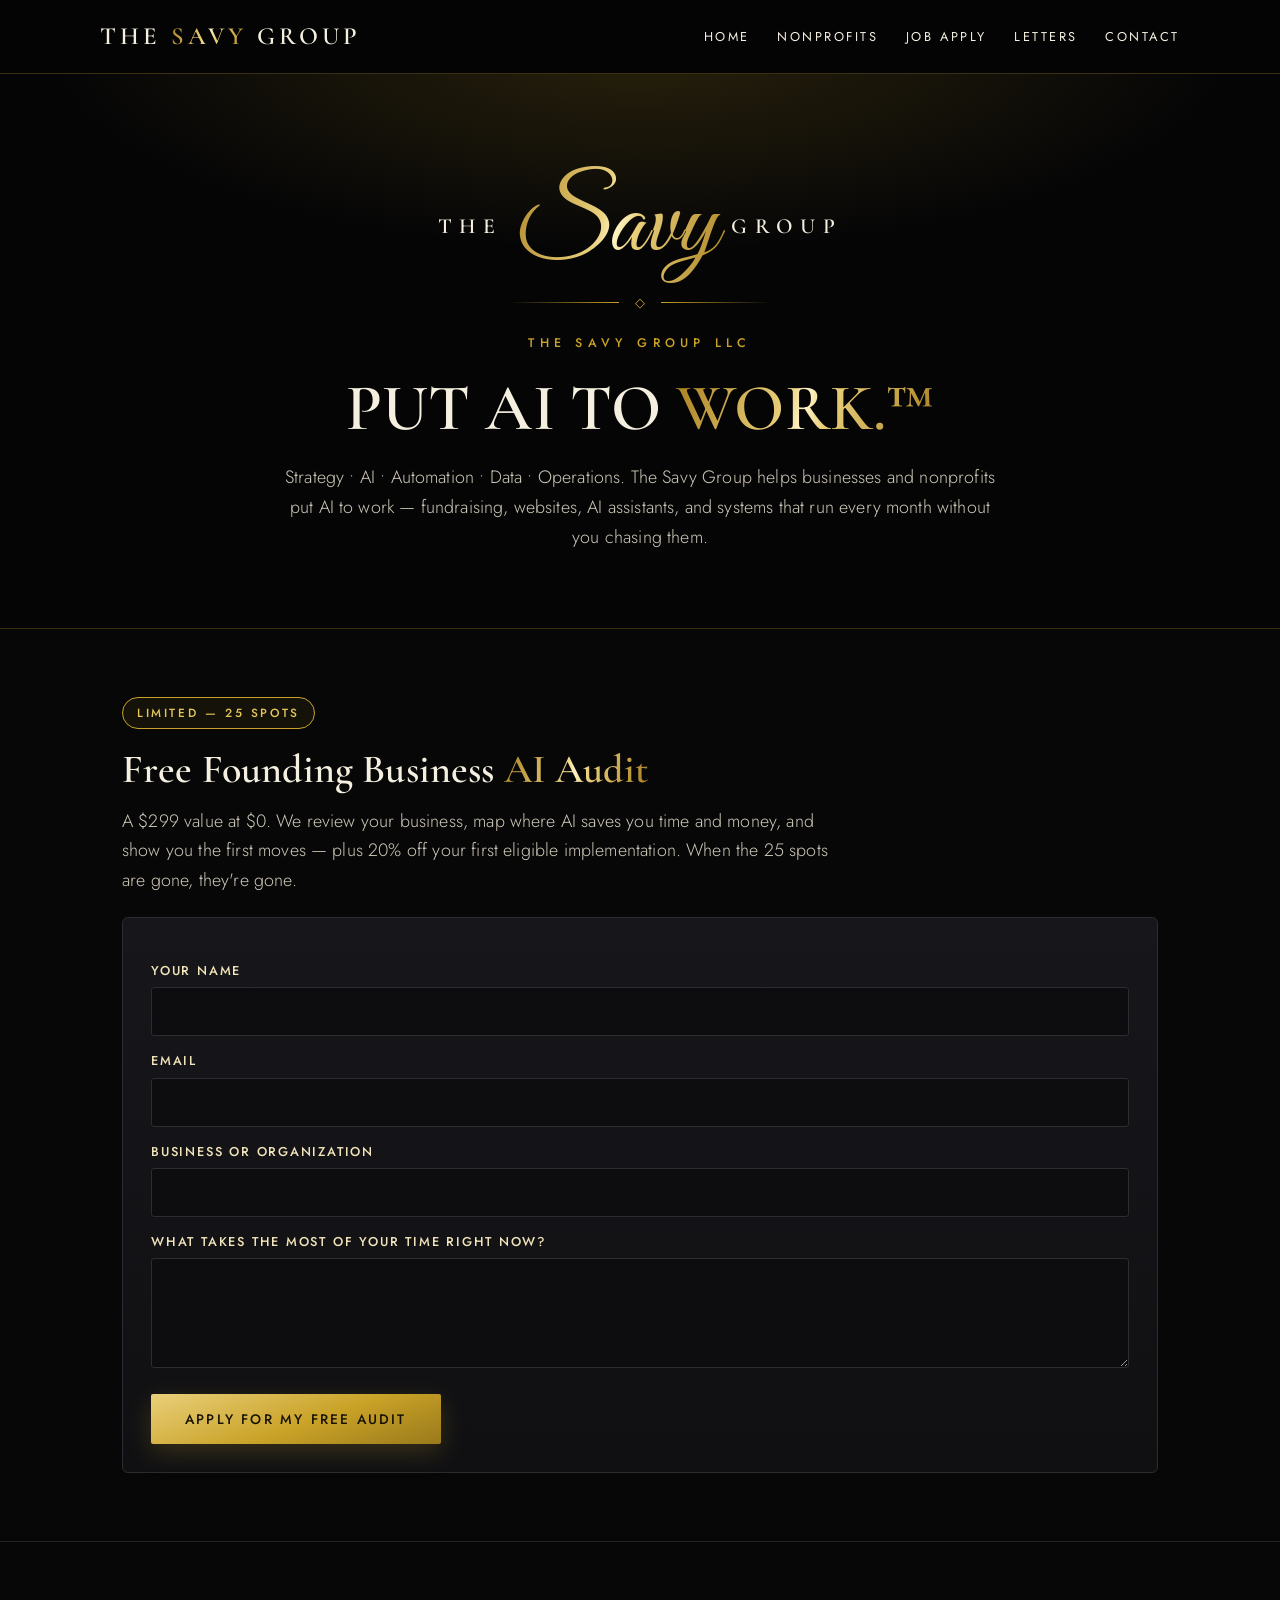
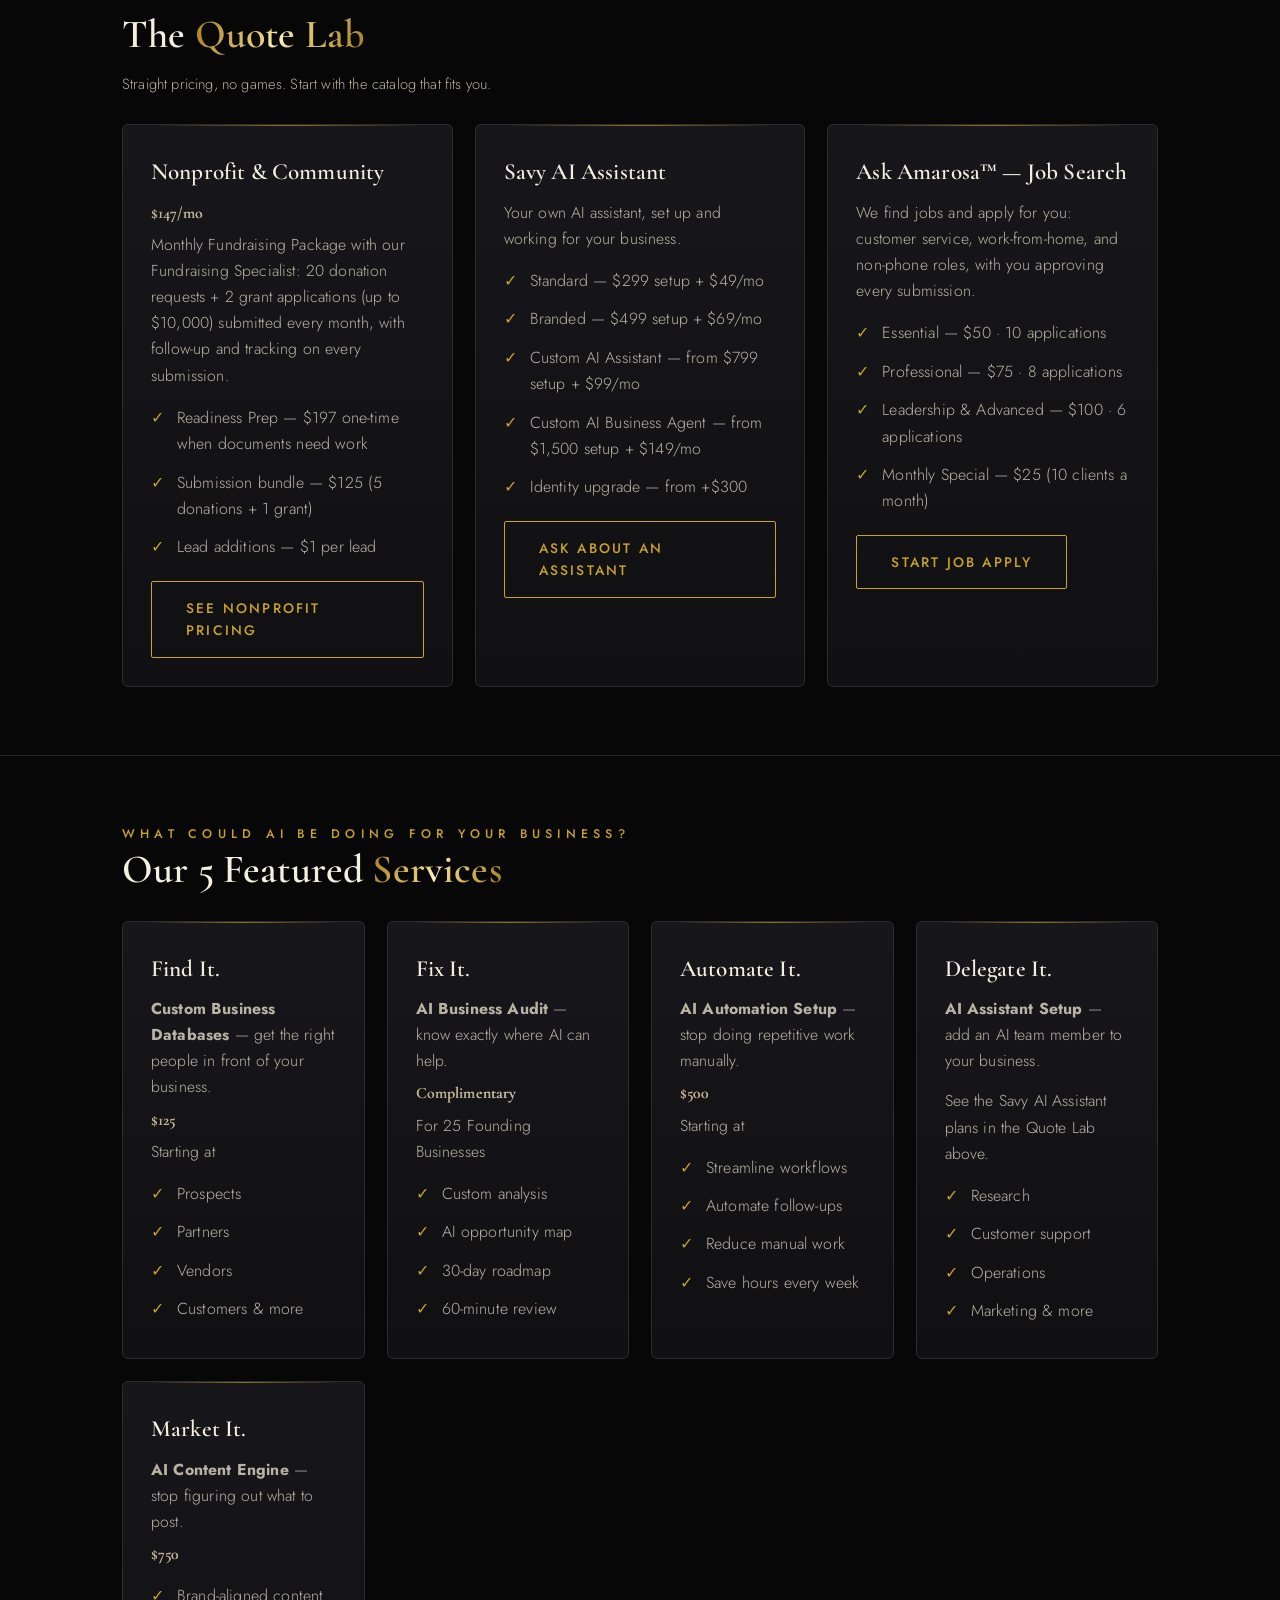
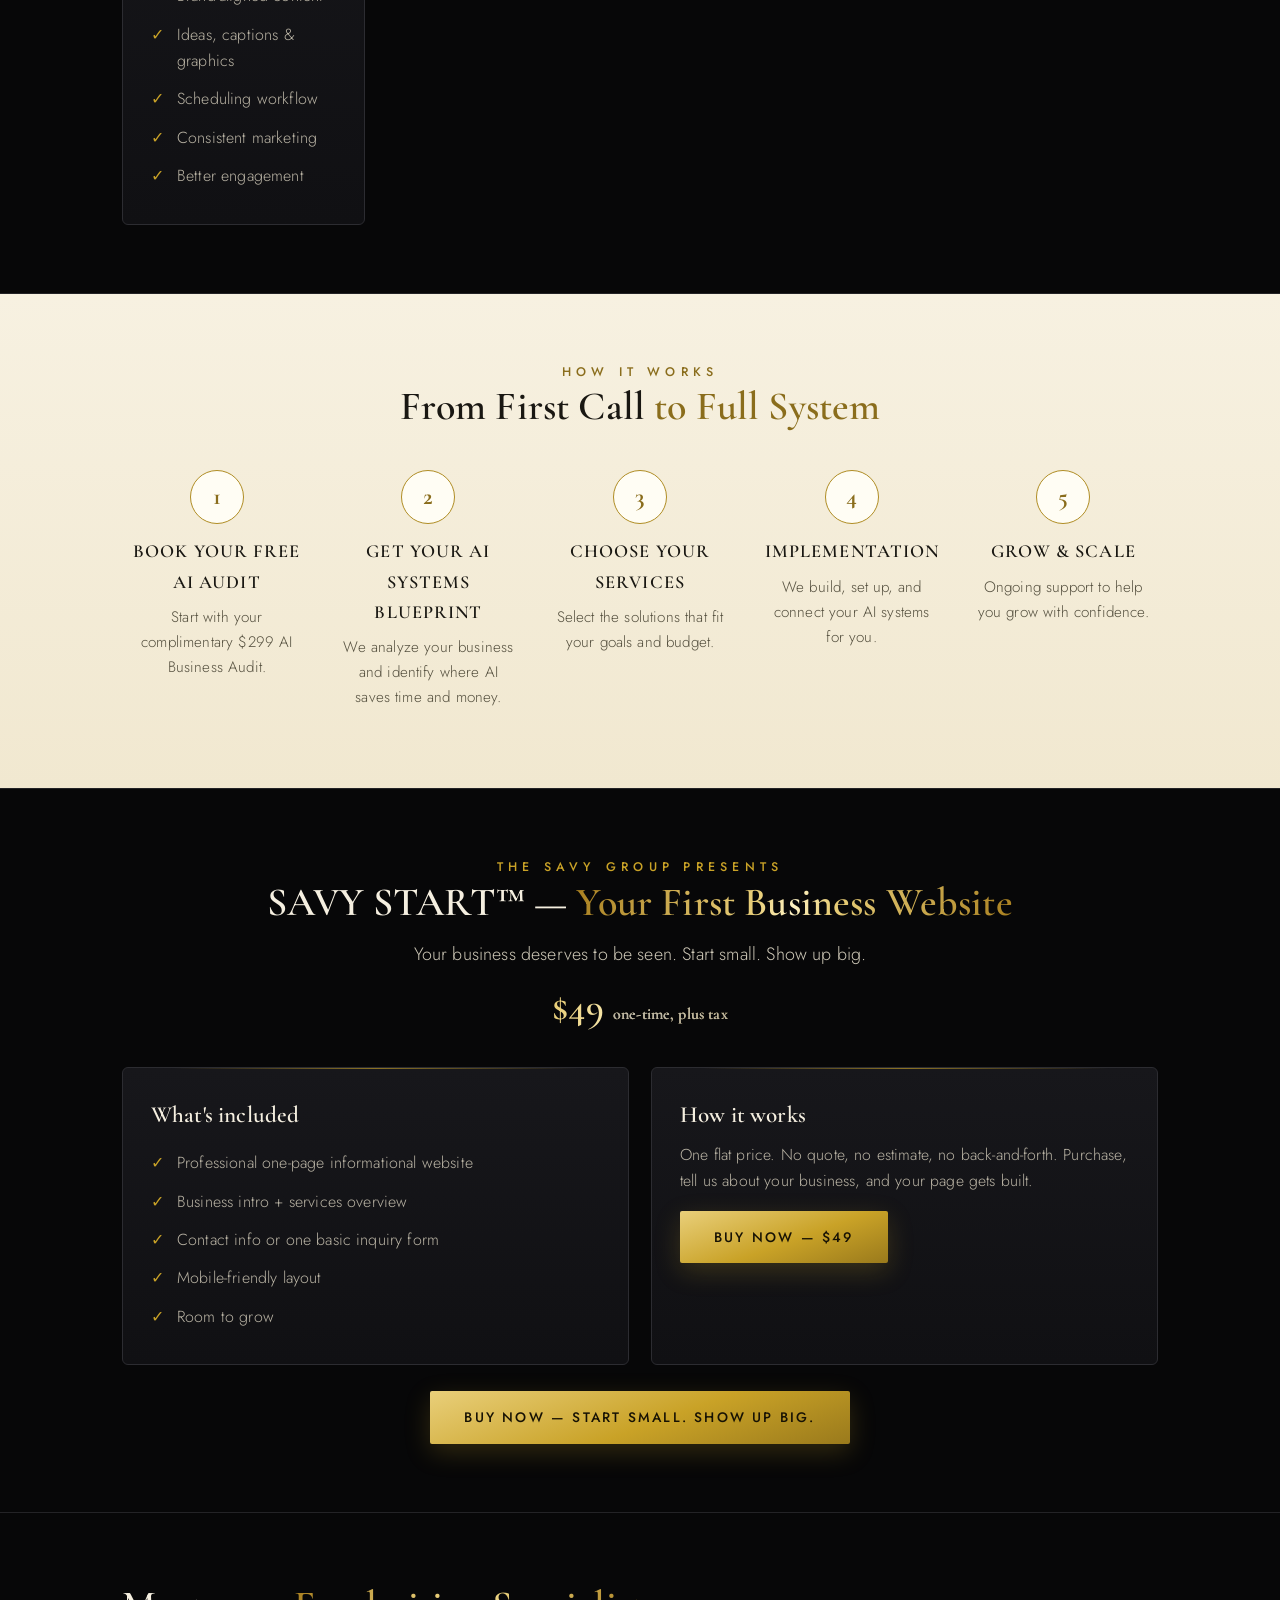
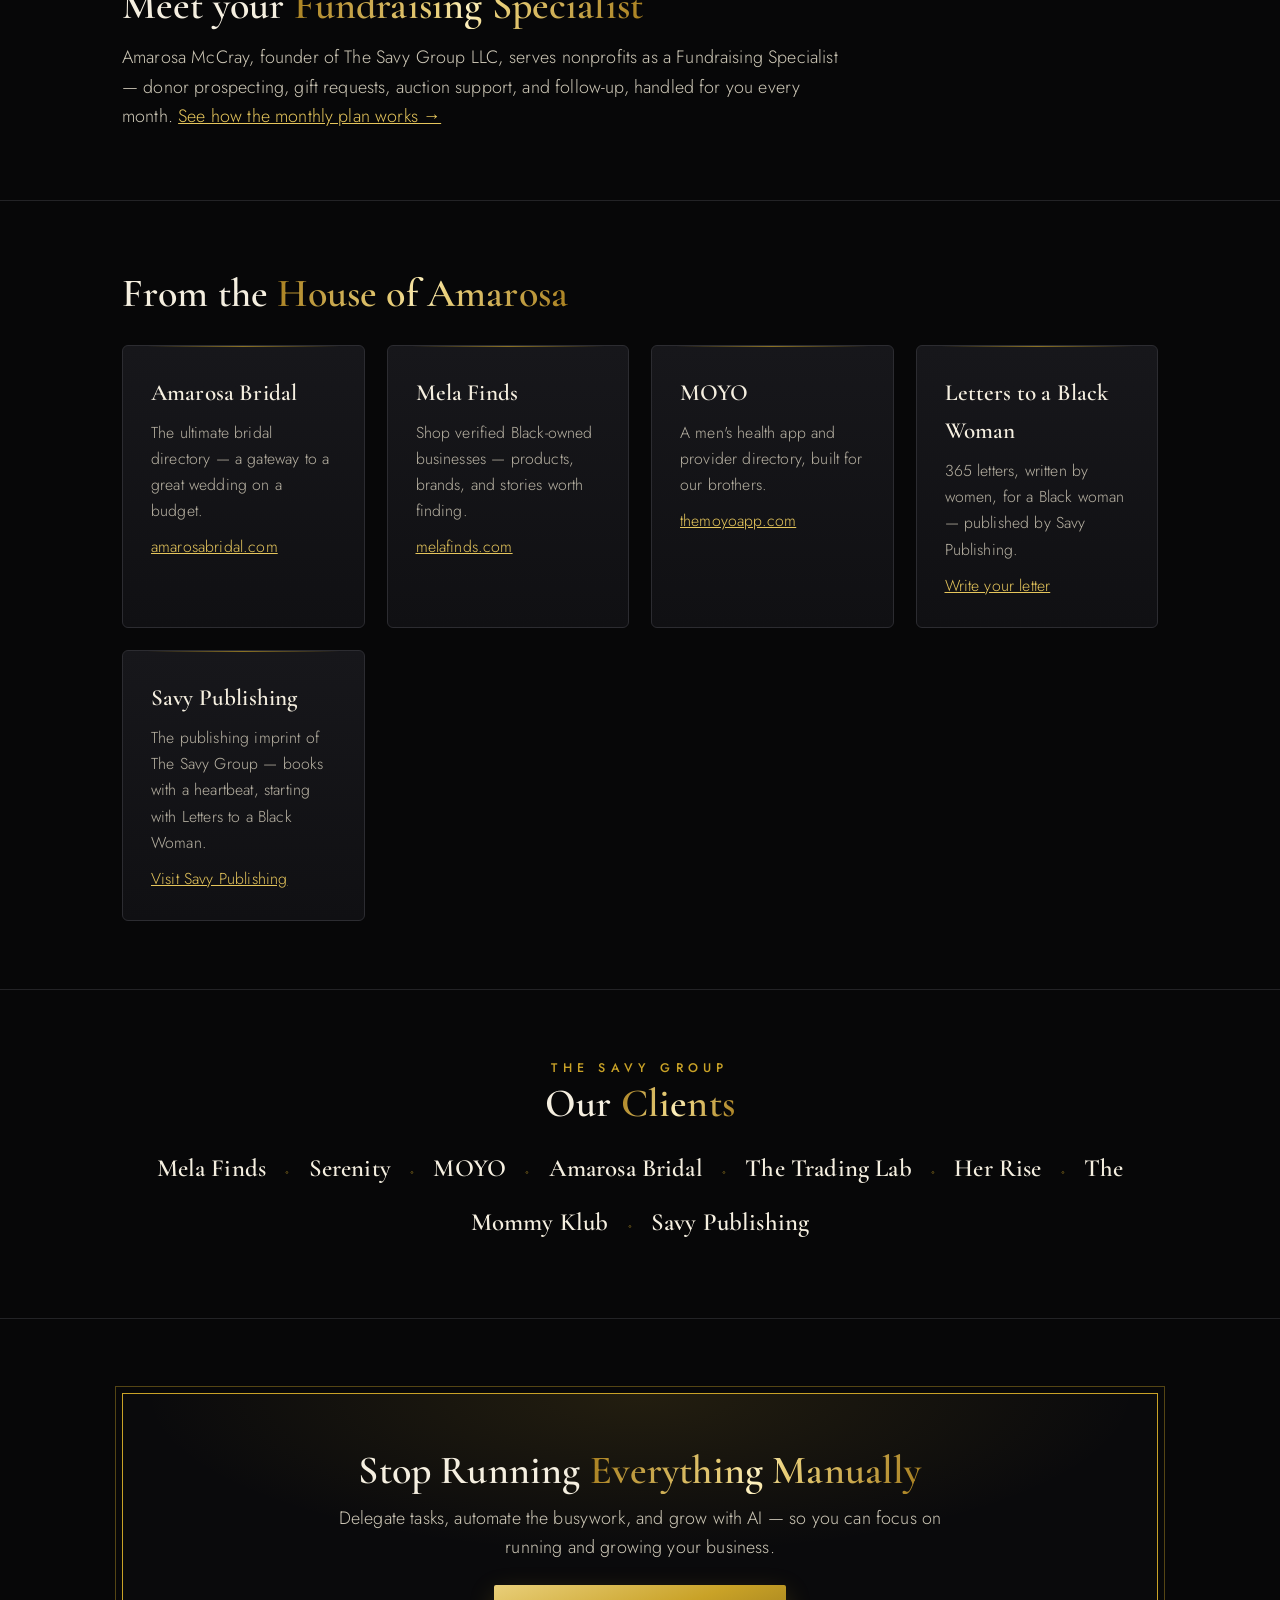
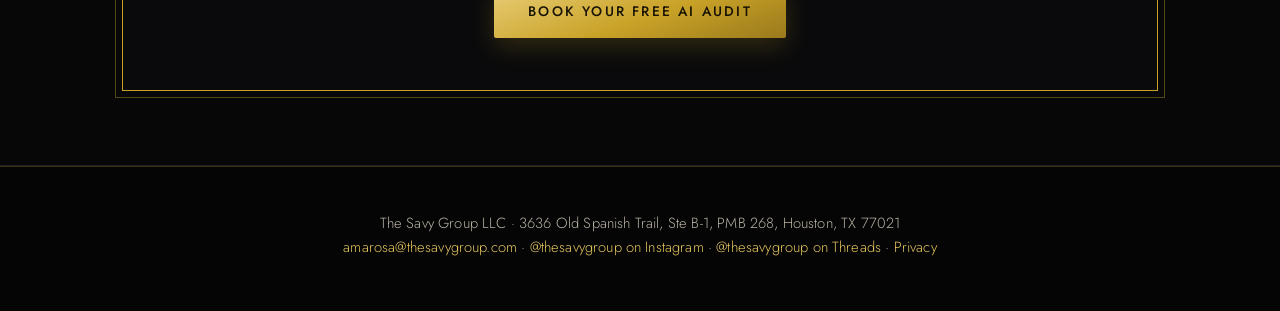
<file: index.html>
<!DOCTYPE html>
<html lang="en">
<head>
<meta charset="UTF-8">
<meta name="viewport" content="width=device-width, initial-scale=1.0">
<title>The Savy Group LLC — PUT AI TO WORK.™</title>
<link rel="stylesheet" href="styles.css">
</head>
<body>
<header class="site">
  <div class="wrap nav">
    <a class="brand" href="index.html">THE <span>SAVY</span> GROUP</a>
    <nav class="links">
      <a href="index.html">Home</a>
      <a href="nonprofits.html">Nonprofits</a>
      <a href="job-apply.html">Job Apply</a>
      <a href="letters.html">Letters</a>
      <a href="contact.html">Contact</a>
    </nav>
  </div>
</header>

<div class="hero">
  <div class="wrap">
    <div class="hero-word"><span class="hw-the">The</span> <span class="hw-script">Savy</span> <span class="hw-group">Group</span></div>
    <div class="ornament"><span>◇</span></div>
    <p class="kicker">The Savy Group LLC</p>
    <h1>PUT AI TO <span class="gold">WORK.™</span></h1>
    <p class="lede">Strategy • AI • Automation • Data • Operations. The Savy Group helps businesses and nonprofits put AI to work — fundraising, websites, AI assistants, and systems that run every month without you chasing them.</p>
  </div>
</div>

<section>
  <div class="wrap">
    <span class="stamp">Limited — 25 spots</span>
    <h2>Free Founding Business <span class="gold">AI Audit</span></h2>
    <p class="lede" style="margin:0">A $299 value at $0. We review your business, map where AI saves you time and money, and show you the first moves — plus 20% off your first eligible implementation. When the 25 spots are gone, they're gone.</p>
    <form action="mailto:amarosa@thesavygroup.com" method="post" enctype="text/plain">
      <label for="audit-name">Your name</label>
      <input id="audit-name" name="Name" required>
      <label for="audit-email">Email</label>
      <input id="audit-email" name="Email" type="email" required>
      <label for="audit-biz">Business or organization</label>
      <input id="audit-biz" name="Business">
      <label for="audit-need">What takes the most of your time right now?</label>
      <textarea id="audit-need" name="Biggest time drain" style="min-height:110px"></textarea>
      <p style="margin-top:18px"><button class="btn" type="submit">Apply for my free audit</button></p>
    </form>
  </div>
</section>

<section>
  <div class="wrap">
    <h2>The <span class="gold">Quote Lab</span></h2>
    <p class="note">Straight pricing, no games. Start with the catalog that fits you.</p>
    <div class="grid">
      <div class="card">
        <h3>Nonprofit &amp; Community</h3>
        <p class="price">$147/mo</p>
        <p>Monthly Fundraising Package with our Fundraising Specialist: 20 donation requests + 2 grant applications (up to $10,000) submitted every month, with follow-up and tracking on every submission.</p>
        <ul class="check">
          <li>Readiness Prep — $197 one-time when documents need work</li>
          <li>Submission bundle — $125 (5 donations + 1 grant)</li>
          <li>Lead additions — $1 per lead</li>
        </ul>
        <p style="margin-top:14px"><a class="btn ghost" href="nonprofits.html">See nonprofit pricing</a></p>
      </div>
      <div class="card">
        <h3>Savy AI Assistant</h3>
        <p>Your own AI assistant, set up and working for your business.</p>
        <ul class="check">
          <li>Standard — $299 setup + $49/mo</li>
          <li>Branded — $499 setup + $69/mo</li>
          <li>Custom AI Assistant — from $799 setup + $99/mo</li>
          <li>Custom AI Business Agent — from $1,500 setup + $149/mo</li>
          <li>Identity upgrade — from +$300</li>
        </ul>
        <p style="margin-top:14px"><a class="btn ghost" href="contact.html">Ask about an assistant</a></p>
      </div>
      <div class="card">
        <h3>Ask Amarosa™ — Job Search</h3>
        <p>We find jobs and apply for you: customer service, work-from-home, and non-phone roles, with you approving every submission.</p>
        <ul class="check">
          <li>Essential — $50 · 10 applications</li>
          <li>Professional — $75 · 8 applications</li>
          <li>Leadership &amp; Advanced — $100 · 6 applications</li>
          <li>Monthly Special — $25 (10 clients a month)</li>
        </ul>
        <p style="margin-top:14px"><a class="btn ghost" href="job-apply.html">Start job apply</a></p>
      </div>
    </div>
  </div>
</section>

<section>
  <div class="wrap">
    <p class="kicker">What Could AI Be Doing For Your Business?</p>
    <h2>Our 5 Featured <span class="gold">Services</span></h2>
    <div class="grid">
      <div class="card"><h3>Find It.</h3><p><strong>Custom Business Databases</strong> — get the right people in front of your business.</p><p class="price">$125</p><p class="note">Starting at</p><ul class="check"><li>Prospects</li><li>Partners</li><li>Vendors</li><li>Customers &amp; more</li></ul></div>
      <div class="card"><h3>Fix It.</h3><p><strong>AI Business Audit</strong> — know exactly where AI can help.</p><p class="price">Complimentary</p><p class="note">For 25 Founding Businesses</p><ul class="check"><li>Custom analysis</li><li>AI opportunity map</li><li>30-day roadmap</li><li>60-minute review</li></ul></div>
      <div class="card"><h3>Automate It.</h3><p><strong>AI Automation Setup</strong> — stop doing repetitive work manually.</p><p class="price">$500</p><p class="note">Starting at</p><ul class="check"><li>Streamline workflows</li><li>Automate follow-ups</li><li>Reduce manual work</li><li>Save hours every week</li></ul></div>
      <div class="card"><h3>Delegate It.</h3><p><strong>AI Assistant Setup</strong> — add an AI team member to your business.</p><p class="note" style="margin-top:14px">See the Savy AI Assistant plans in the Quote Lab above.</p><ul class="check"><li>Research</li><li>Customer support</li><li>Operations</li><li>Marketing &amp; more</li></ul></div>
      <div class="card"><h3>Market It.</h3><p><strong>AI Content Engine</strong> — stop figuring out what to post.</p><p class="price">$750</p><ul class="check"><li>Brand-aligned content</li><li>Ideas, captions &amp; graphics</li><li>Scheduling workflow</li><li>Consistent marketing</li><li>Better engagement</li></ul></div>
    </div>
  </div>
</section>

<section class="cream">
  <div class="wrap">
    <p class="kicker center" style="text-align:center">How It Works</p>
    <h2 style="text-align:center">From First Call <span style="color:#8a6d1c">to Full System</span></h2>
    <div class="steps">
      <div class="step"><span class="num">1</span><h3>Book Your Free AI Audit</h3><p>Start with your complimentary $299 AI Business Audit.</p></div>
      <div class="step"><span class="num">2</span><h3>Get Your AI Systems Blueprint</h3><p>We analyze your business and identify where AI saves time and money.</p></div>
      <div class="step"><span class="num">3</span><h3>Choose Your Services</h3><p>Select the solutions that fit your goals and budget.</p></div>
      <div class="step"><span class="num">4</span><h3>Implementation</h3><p>We build, set up, and connect your AI systems for you.</p></div>
      <div class="step"><span class="num">5</span><h3>Grow &amp; Scale</h3><p>Ongoing support to help you grow with confidence.</p></div>
    </div>
  </div>
</section>

<section id="savy-start">
  <div class="wrap center">
    <p class="kicker">The Savy Group Presents</p>
    <h2>SAVY START™ — <span class="gold">Your First Business Website</span></h2>
    <p class="lede">Your business deserves to be seen. Start small. Show up big.</p>
    <p class="price" style="font-size:2.4rem">$49 <span style="font-size:1rem;color:var(--muted)">one-time, plus tax</span></p>
    <div class="grid" style="text-align:left">
      <div class="card">
        <h3>What's included</h3>
        <ul class="check">
          <li>Professional one-page informational website</li>
          <li>Business intro + services overview</li>
          <li>Contact info or one basic inquiry form</li>
          <li>Mobile-friendly layout</li>
          <li>Room to grow</li>
        </ul>
      </div>
      <div class="card">
        <h3>How it works</h3>
        <p>One flat price. No quote, no estimate, no back-and-forth. Purchase, tell us about your business, and your page gets built.</p>
        <p style="margin-top:16px"><a class="btn" href="https://square.link/u/b1zmaSRH">Buy Now — $49</a></p>
      </div>
    </div>
    <p style="margin-top:26px"><a class="btn" href="https://square.link/u/b1zmaSRH">Buy Now — Start Small. Show Up Big.</a></p>
  </div>
</section>

<section>
  <div class="wrap">
    <h2>Meet your <span class="gold">Fundraising Specialist</span></h2>
    <p class="lede" style="margin:0">Amarosa McCray, founder of The Savy Group LLC, serves nonprofits as a Fundraising Specialist — donor prospecting, gift requests, auction support, and follow-up, handled for you every month. <a href="nonprofits.html">See how the monthly plan works →</a></p>
  </div>
</section>

<section>
  <div class="wrap">
    <h2>From the <span class="gold">House of Amarosa</span></h2>
    <div class="grid">
      <div class="card"><h3>Amarosa Bridal</h3><p>The ultimate bridal directory — a gateway to a great wedding on a budget.</p><p style="margin-top:10px"><a href="https://amarosabridal.com">amarosabridal.com</a></p></div>
      <div class="card"><h3>Mela Finds</h3><p>Shop verified Black-owned businesses — products, brands, and stories worth finding.</p><p style="margin-top:10px"><a href="https://melafinds.com">melafinds.com</a></p></div>
      <div class="card"><h3>MOYO</h3><p>A men's health app and provider directory, built for our brothers.</p><p style="margin-top:10px"><a href="https://themoyoapp.com">themoyoapp.com</a></p></div>
      <div class="card"><h3>Letters to a Black Woman</h3><p>365 letters, written by women, for a Black woman — published by Savy Publishing.</p><p style="margin-top:10px"><a href="letters.html">Write your letter</a></p></div>
      <div class="card"><h3>Savy Publishing</h3><p>The publishing imprint of The Savy Group — books with a heartbeat, starting with Letters to a Black Woman.</p><p style="margin-top:10px"><a href="savy-publishing.html">Visit Savy Publishing</a></p></div>
    </div>
  </div>
</section>

<section>
  <div class="wrap center">
    <p class="kicker">The Savy Group</p>
    <h2>Our <span class="gold">Clients</span></h2>
    <p class="client-list">Mela Finds <span class="dia">◇</span> Serenity <span class="dia">◇</span> MOYO <span class="dia">◇</span> Amarosa Bridal <span class="dia">◇</span> The Trading Lab <span class="dia">◇</span> Her Rise <span class="dia">◇</span> The Mommy Klub <span class="dia">◇</span> Savy Publishing</p>
  </div>
</section>

<section>
  <div class="wrap">
    <div class="cta-panel">
      <h2>Stop Running <span class="gold">Everything Manually</span></h2>
      <p class="lede">Delegate tasks, automate the busywork, and grow with AI — so you can focus on running and growing your business.</p>
      <a class="btn" href="contact.html">Book Your Free AI Audit</a>
    </div>
  </div>
</section>

<footer class="site">
  <div class="wrap">
    <p>The Savy Group LLC · 3636 Old Spanish Trail, Ste B-1, PMB 268, Houston, TX 77021</p>
    <p><a href="mailto:amarosa@thesavygroup.com">amarosa@thesavygroup.com</a> · <a href="https://instagram.com/thesavygroup">@thesavygroup on Instagram</a> · <a href="https://www.threads.net/@thesavygroup">@thesavygroup on Threads</a> · <a href="privacy.html">Privacy</a></p>
  </div>
</footer>
</body>
</html>
</file>
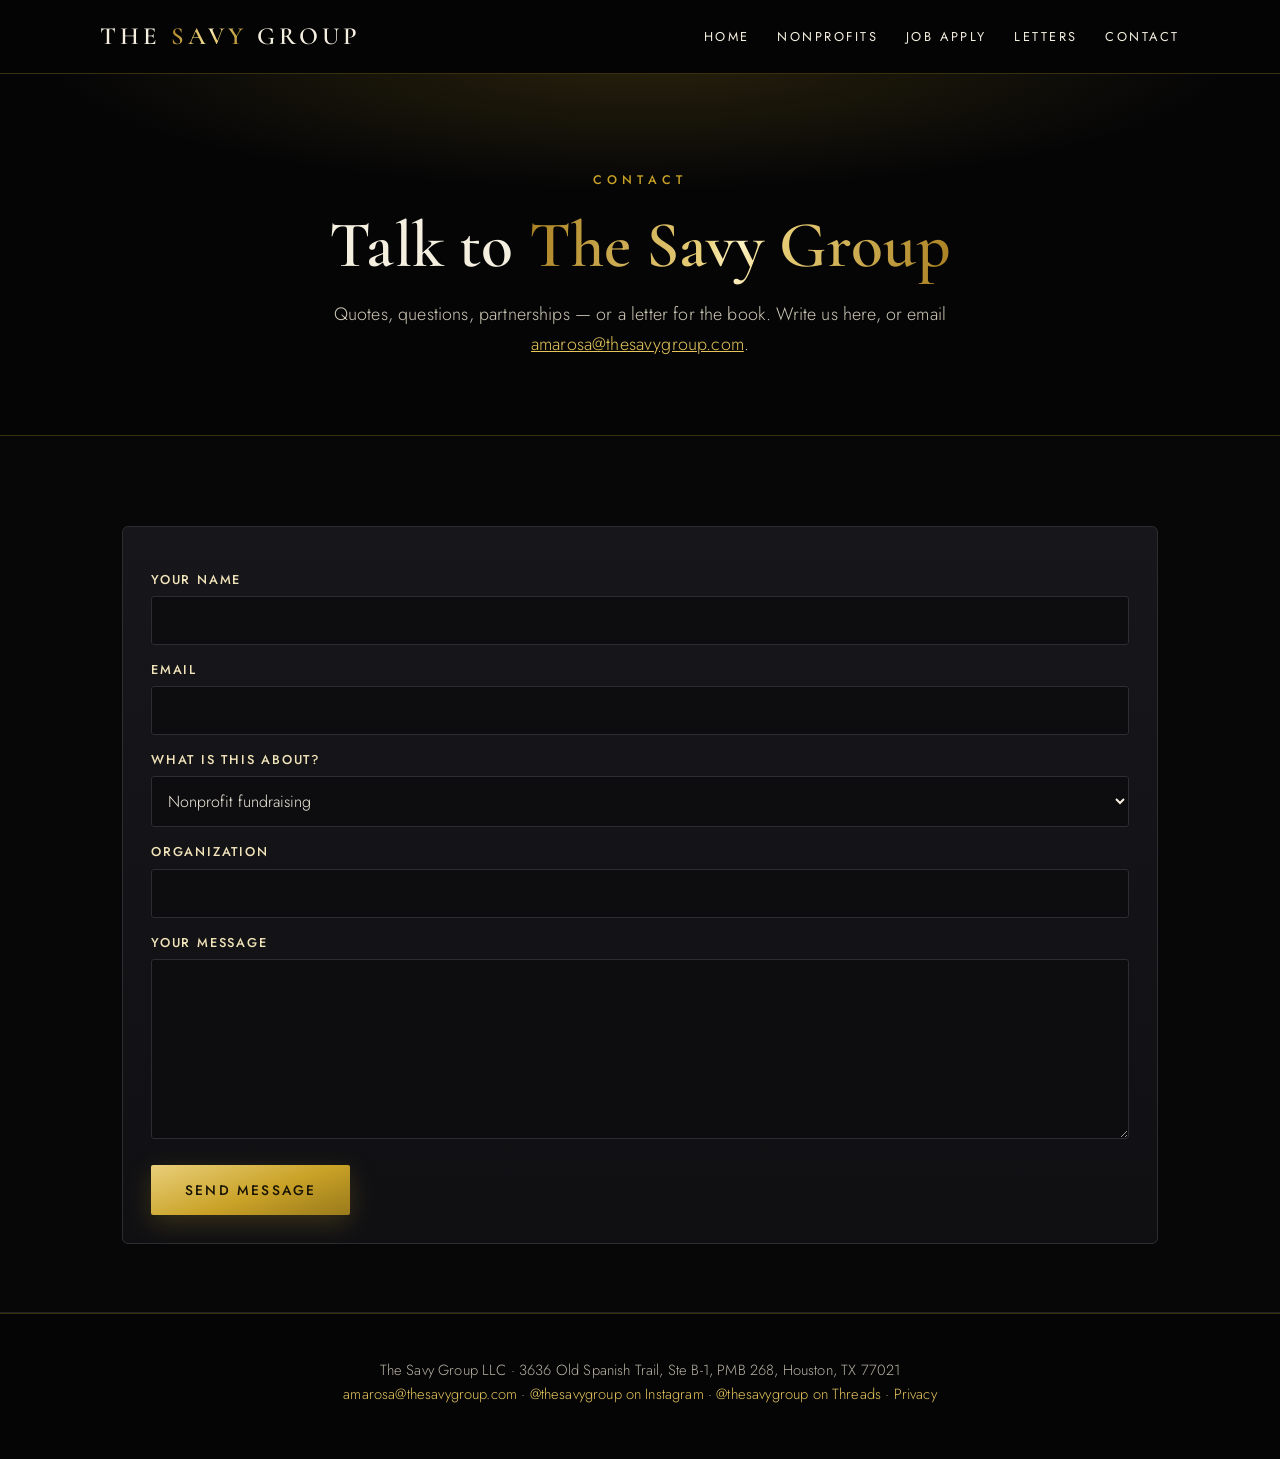
<file: contact.html>
<!DOCTYPE html>
<html lang="en">
<head>
<meta charset="UTF-8">
<meta name="viewport" content="width=device-width, initial-scale=1.0">
<title>Contact | The Savy Group</title>
<link rel="stylesheet" href="styles.css">
</head>
<body>
<header class="site">
  <div class="wrap nav">
    <a class="brand" href="index.html">THE <span>SAVY</span> GROUP</a>
    <nav class="links">
      <a href="index.html">Home</a>
      <a href="nonprofits.html">Nonprofits</a>
      <a href="job-apply.html">Job Apply</a>
      <a href="letters.html">Letters</a>
      <a href="contact.html">Contact</a>
    </nav>
  </div>
</header>

<div class="hero">
  <div class="wrap">
    <p class="kicker">Contact</p>
    <h1>Talk to <span class="gold">The Savy Group</span></h1>
    <p class="lede">Quotes, questions, partnerships — or a letter for the book. Write us here, or email <a href="mailto:amarosa@thesavygroup.com">amarosa@thesavygroup.com</a>.</p>
  </div>
</div>

<section>
  <div class="wrap">
    <form action="mailto:amarosa@thesavygroup.com" method="post" enctype="text/plain">
      <label for="c-name">Your name</label>
      <input id="c-name" name="Name" required>
      <label for="c-email">Email</label>
      <input id="c-email" name="Email" type="email" required>
      <label for="c-topic">What is this about?</label>
      <select id="c-topic" name="Topic" onchange="var o=document.getElementById('c-org');var l=document.getElementById('c-org-label');if(this.value==='Letters / contributor inquiry'){o.removeAttribute('required');l.textContent='Organization (optional for Letters inquiries)';}">
        <option>Nonprofit fundraising</option>
        <option>Website / SAVY START™</option>
        <option>Ask Amarosa™ AI assistant</option>
        <option>Job Apply service</option>
        <option>Letters / contributor inquiry</option>
        <option>Partnership</option>
        <option>Something else</option>
      </select>
      <label id="c-org-label" for="c-org">Organization</label>
      <input id="c-org" name="Organization">
      <label for="c-msg">Your message</label>
      <textarea id="c-msg" name="Message" required></textarea>
      <p style="margin-top:18px"><button class="btn" type="submit">Send message</button></p>
    </form>
  </div>
</section>

<footer class="site">
  <div class="wrap">
    <p>The Savy Group LLC · 3636 Old Spanish Trail, Ste B-1, PMB 268, Houston, TX 77021</p>
    <p><a href="mailto:amarosa@thesavygroup.com">amarosa@thesavygroup.com</a> · <a href="https://instagram.com/thesavygroup">@thesavygroup on Instagram</a> · <a href="https://www.threads.net/@thesavygroup">@thesavygroup on Threads</a> · <a href="privacy.html">Privacy</a></p>
  </div>
</footer>
</body>
</html>
</file>
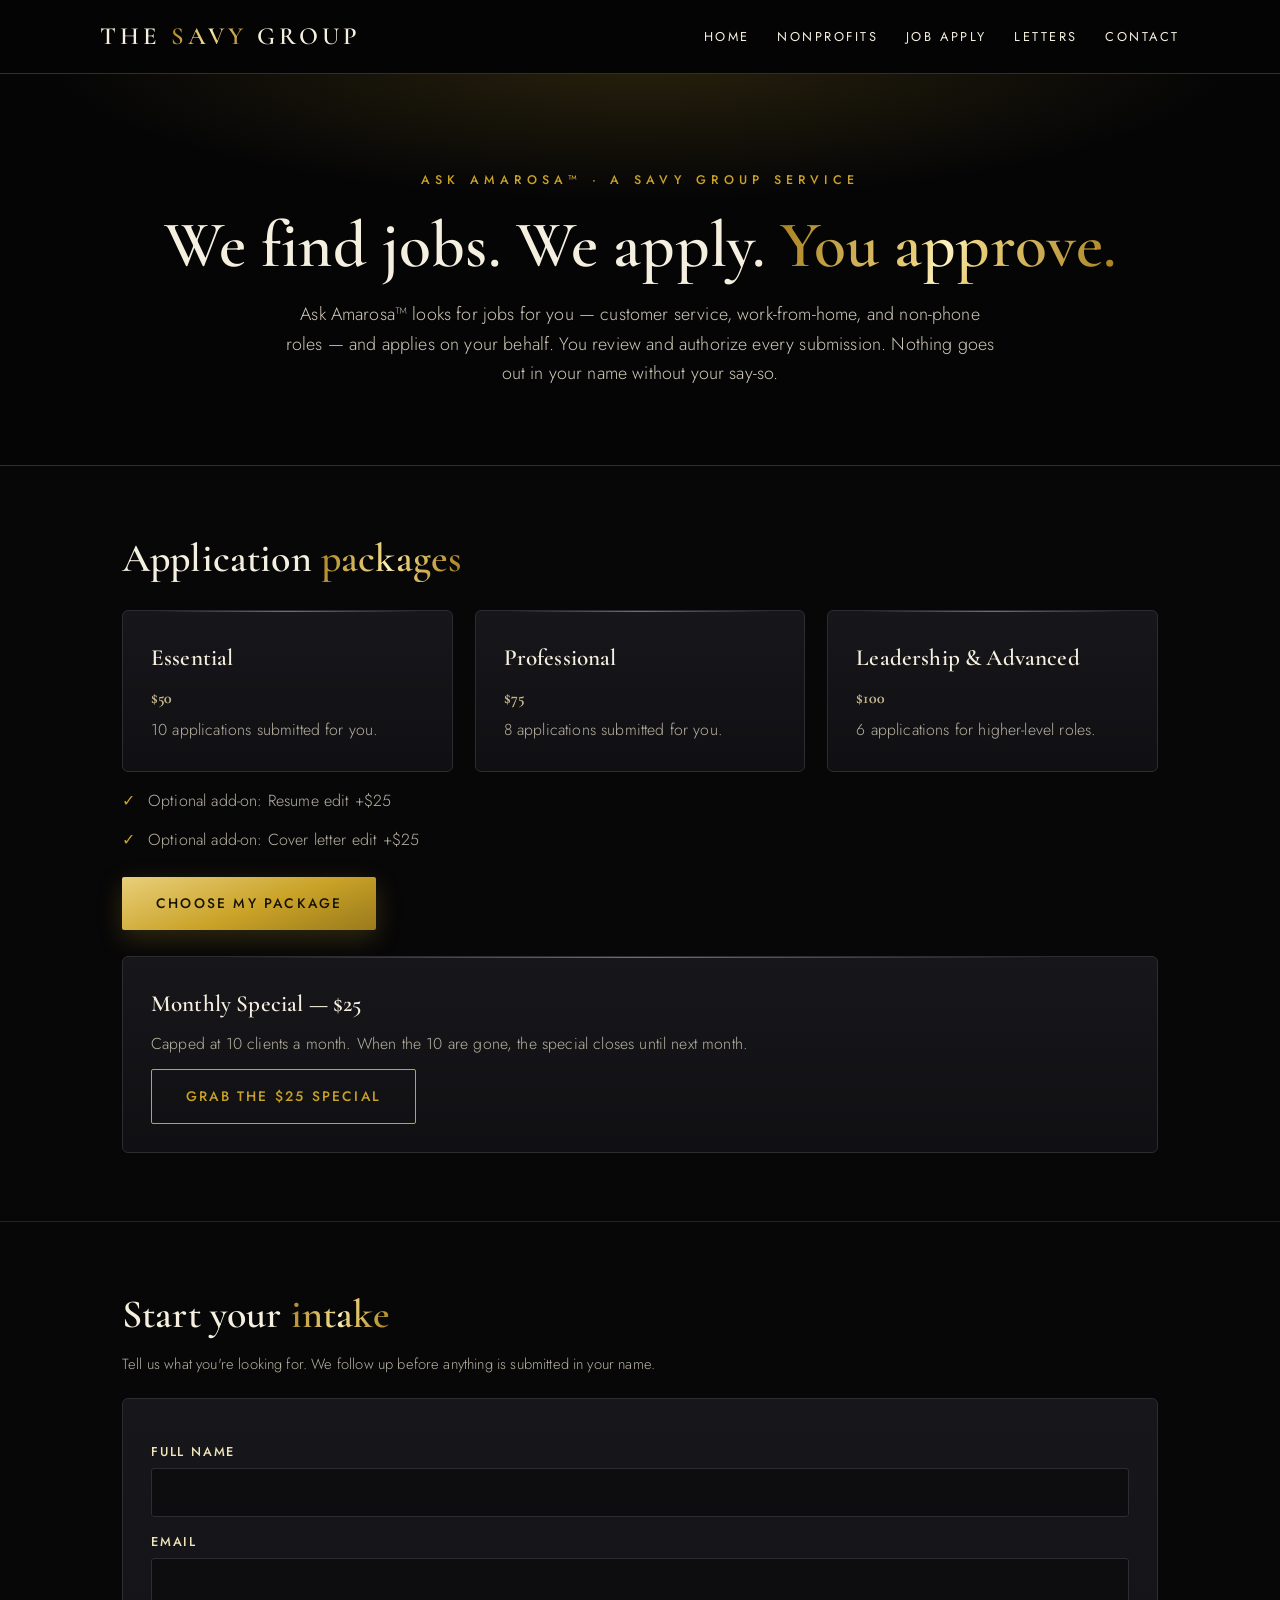
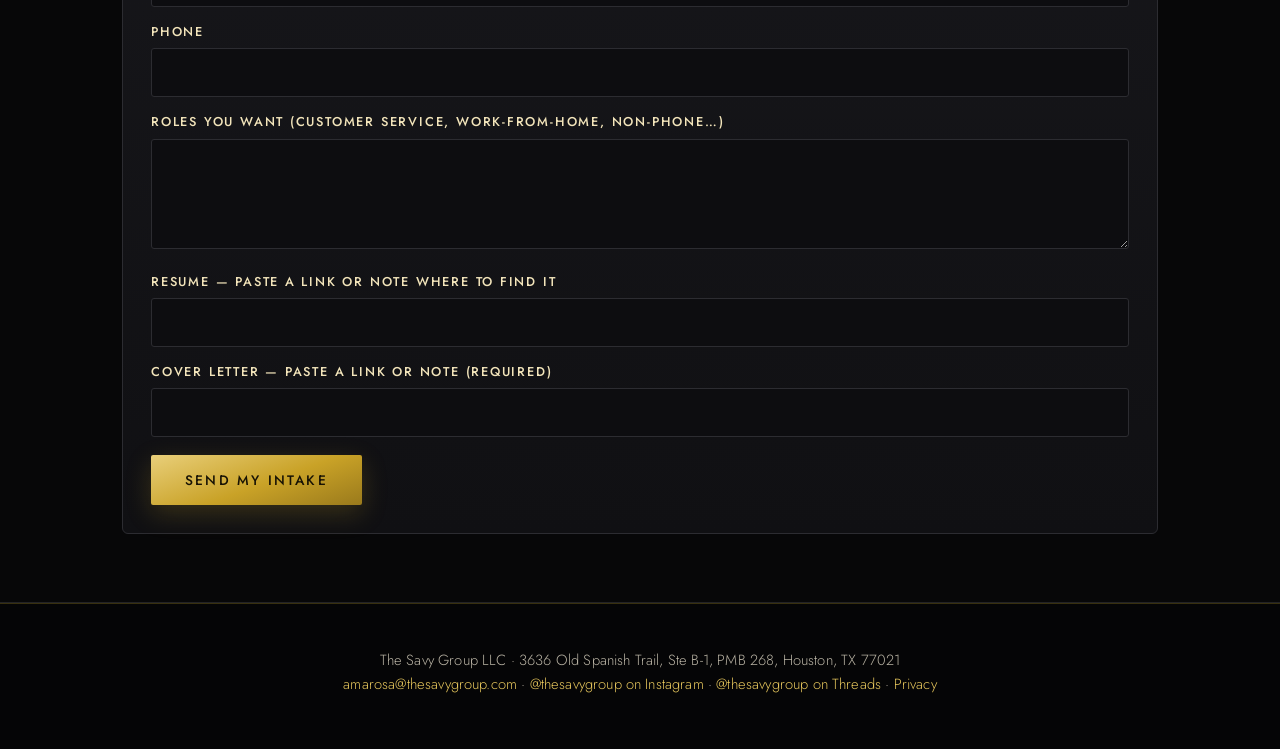
<file: job-apply.html>
<!DOCTYPE html>
<html lang="en">
<head>
<meta charset="UTF-8">
<meta name="viewport" content="width=device-width, initial-scale=1.0">
<title>Ask Amarosa™ — We Find Jobs &amp; Apply For You | The Savy Group</title>
<link rel="stylesheet" href="styles.css">
</head>
<body>
<header class="site">
  <div class="wrap nav">
    <a class="brand" href="index.html">THE <span>SAVY</span> GROUP</a>
    <nav class="links">
      <a href="index.html">Home</a>
      <a href="nonprofits.html">Nonprofits</a>
      <a href="job-apply.html">Job Apply</a>
      <a href="letters.html">Letters</a>
      <a href="contact.html">Contact</a>
    </nav>
  </div>
</header>

<div class="hero">
  <div class="wrap">
    <p class="kicker">Ask Amarosa™ · A Savy Group Service</p>
    <h1>We find jobs. We apply. <span class="gold">You approve.</span></h1>
    <p class="lede">Ask Amarosa™ looks for jobs for you — customer service, work-from-home, and non-phone roles — and applies on your behalf. You review and authorize every submission. Nothing goes out in your name without your say-so.</p>
  </div>
</div>

<section>
  <div class="wrap">
    <h2>Application <span class="gold">packages</span></h2>
    <div class="grid">
      <div class="card">
        <h3>Essential</h3>
        <p class="price">$50</p>
        <p>10 applications submitted for you.</p>
      </div>
      <div class="card">
        <h3>Professional</h3>
        <p class="price">$75</p>
        <p>8 applications submitted for you.</p>
      </div>
      <div class="card">
        <h3>Leadership &amp; Advanced</h3>
        <p class="price">$100</p>
        <p>6 applications for higher-level roles.</p>
      </div>
    </div>
    <ul class="check">
      <li>Optional add-on: Resume edit +$25</li>
      <li>Optional add-on: Cover letter edit +$25</li>
    </ul>
    <p style="margin-top:18px"><a class="btn" href="https://square.link/u/JibdOC5R">Choose my package</a></p>
    <div class="card" style="margin-top:26px">
      <h3>Monthly Special — $25</h3>
      <p>Capped at 10 clients a month. When the 10 are gone, the special closes until next month.</p>
      <p style="margin-top:12px"><a class="btn ghost" href="https://square.link/u/GJDXDHlv">Grab the $25 special</a></p>
    </div>
  </div>
</section>

<section>
  <div class="wrap">
    <h2>Start your <span class="gold">intake</span></h2>
    <p class="note">Tell us what you're looking for. We follow up before anything is submitted in your name.</p>
    <form action="mailto:amarosa@thesavygroup.com" method="post" enctype="text/plain">
      <label for="ja-name">Full name</label>
      <input id="ja-name" name="Name" required>
      <label for="ja-email">Email</label>
      <input id="ja-email" name="Email" type="email" required>
      <label for="ja-phone">Phone</label>
      <input id="ja-phone" name="Phone">
      <label for="ja-roles">Roles you want (customer service, work-from-home, non-phone…)</label>
      <textarea id="ja-roles" name="Roles wanted" style="min-height:110px" required></textarea>
      <label for="ja-resume">Resume — paste a link or note where to find it</label>
      <input id="ja-resume" name="Resume link or note">
      <label for="ja-cover">Cover letter — paste a link or note (required)</label>
      <input id="ja-cover" name="Cover letter link or note" required>
      <p style="margin-top:18px"><button class="btn" type="submit">Send my intake</button></p>
    </form>
  </div>
</section>

<footer class="site">
  <div class="wrap">
    <p>The Savy Group LLC · 3636 Old Spanish Trail, Ste B-1, PMB 268, Houston, TX 77021</p>
    <p><a href="mailto:amarosa@thesavygroup.com">amarosa@thesavygroup.com</a> · <a href="https://instagram.com/thesavygroup">@thesavygroup on Instagram</a> · <a href="https://www.threads.net/@thesavygroup">@thesavygroup on Threads</a> · <a href="privacy.html">Privacy</a></p>
  </div>
</footer>
</body>
</html>
</file>
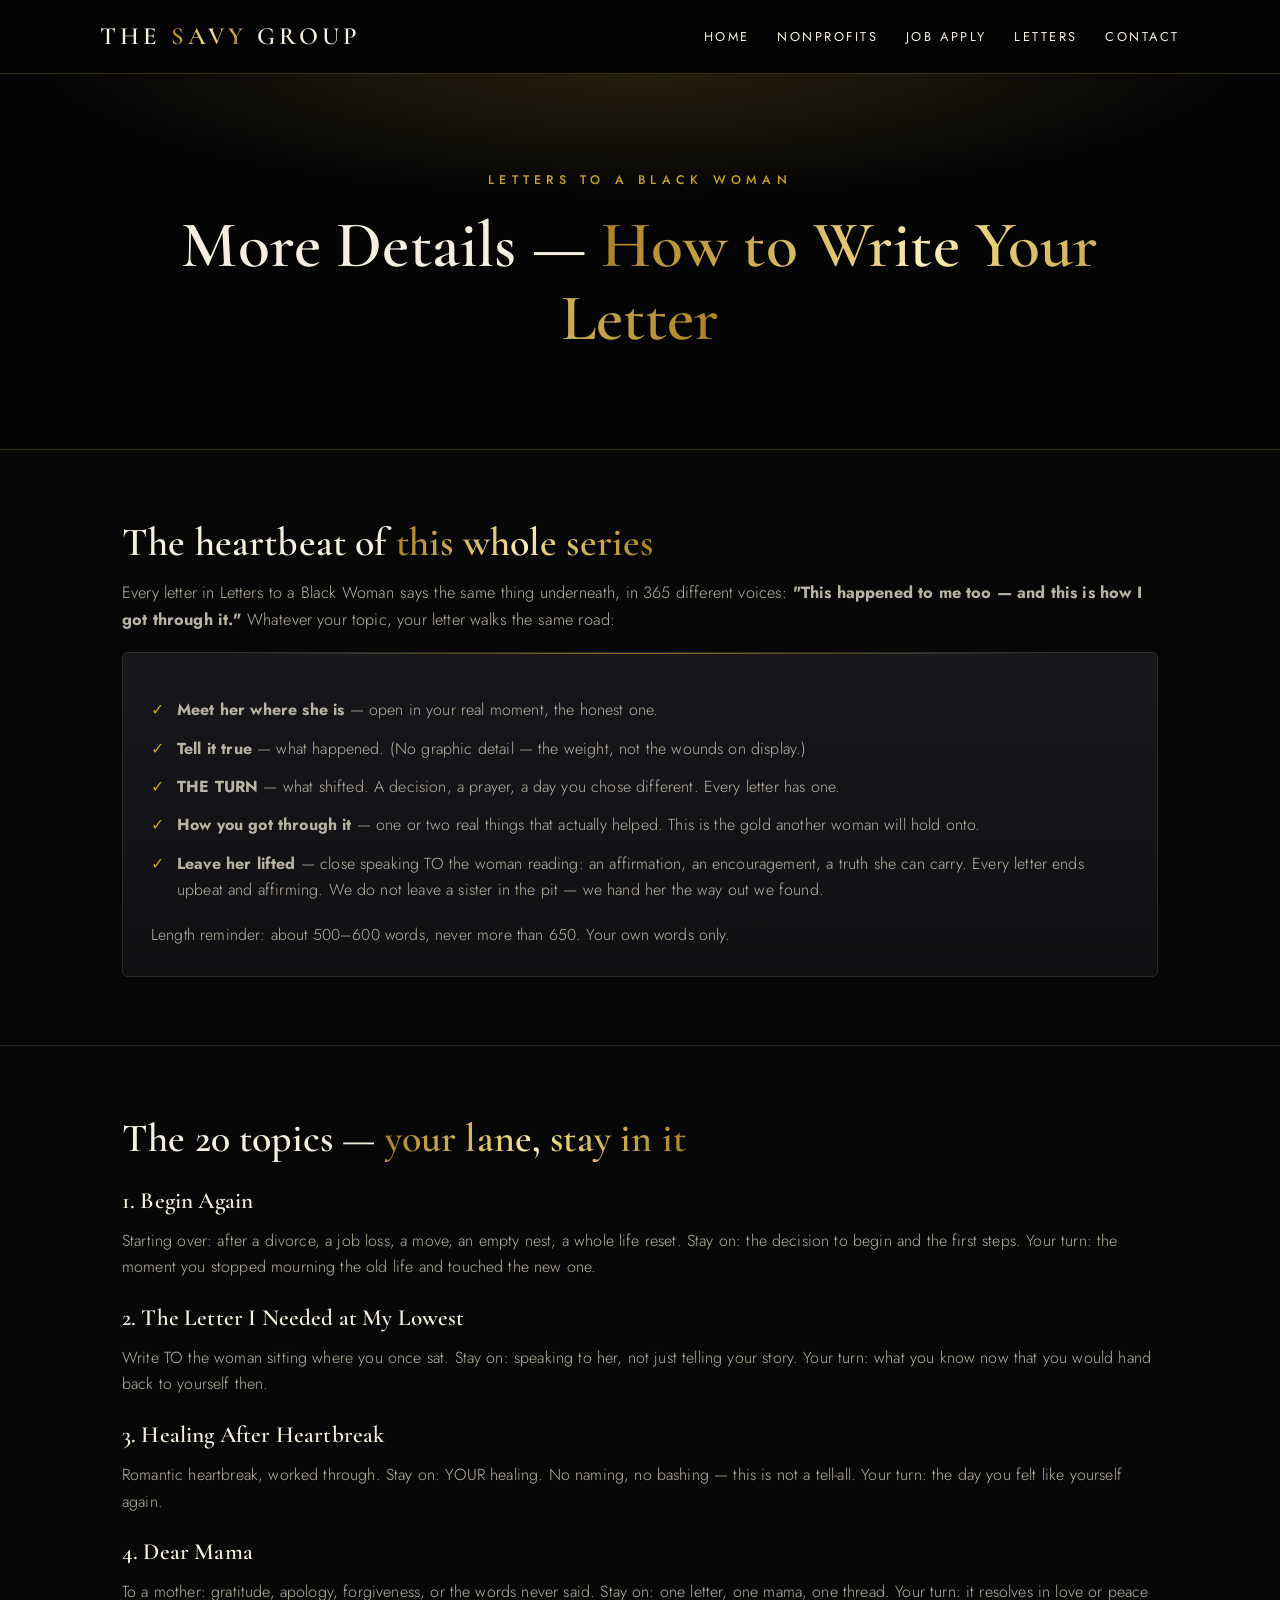
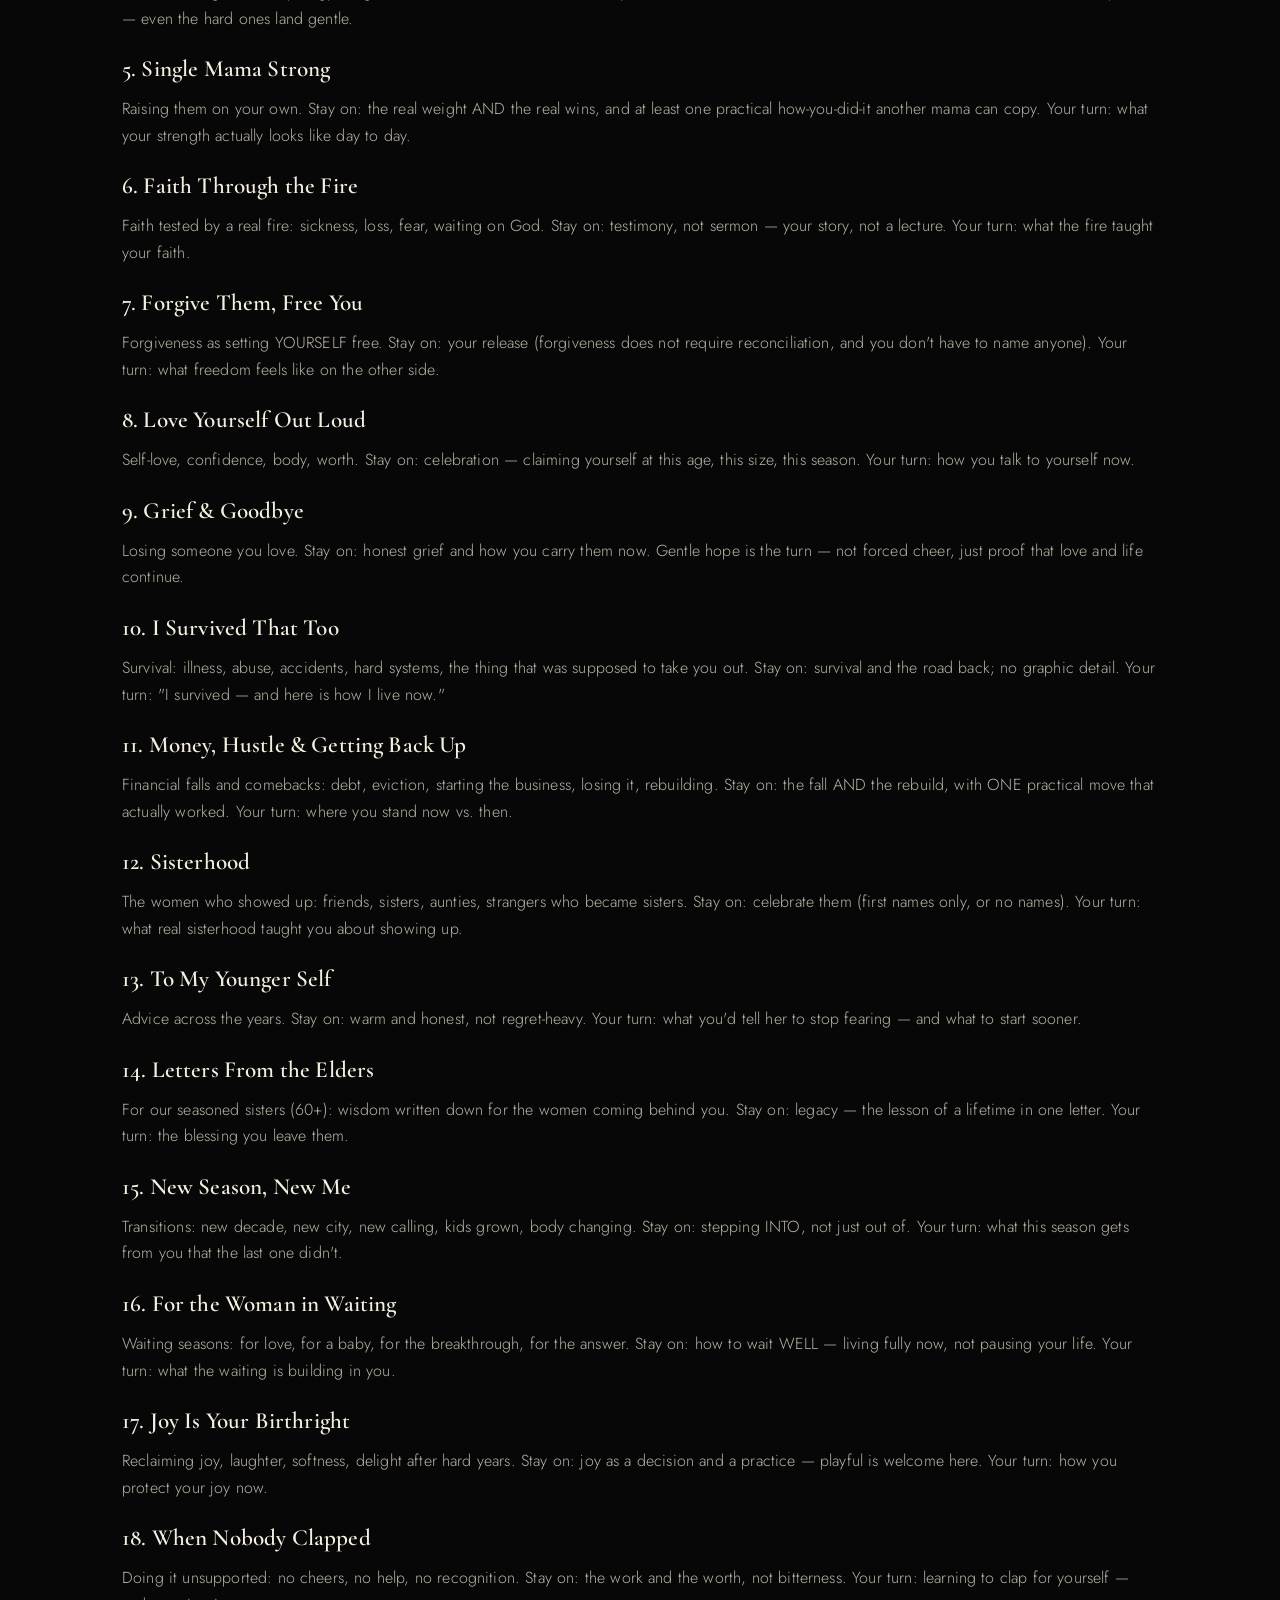
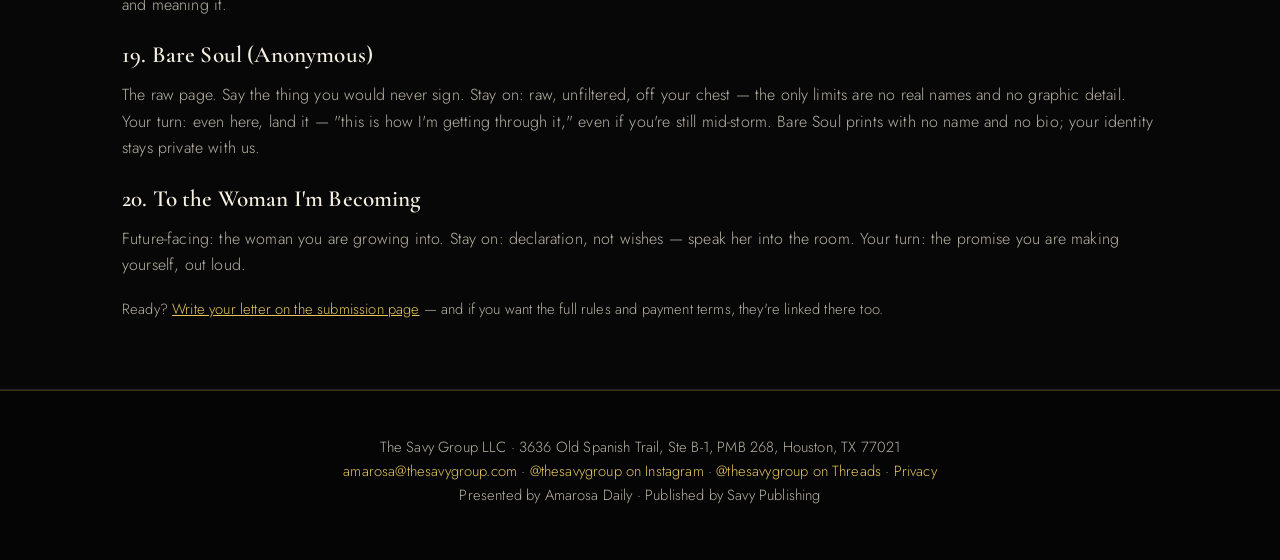
<file: letters-details.html>
<!DOCTYPE html>
<html lang="en">
<head>
<meta charset="UTF-8">
<meta name="viewport" content="width=device-width, initial-scale=1.0">
<title>More Details — How to Write Your Letter | Letters to a Black Woman</title>
<link rel="stylesheet" href="styles.css">
</head>
<body>
<header class="site">
  <div class="wrap nav">
    <a class="brand" href="index.html">THE <span>SAVY</span> GROUP</a>
    <nav class="links">
      <a href="index.html">Home</a>
      <a href="nonprofits.html">Nonprofits</a>
      <a href="job-apply.html">Job Apply</a>
      <a href="letters.html">Letters</a>
      <a href="contact.html">Contact</a>
    </nav>
  </div>
</header>

<div class="hero">
  <div class="wrap">
    <p class="kicker">Letters to a Black Woman</p>
    <h1>More Details — <span class="gold">How to Write Your Letter</span></h1>
  </div>
</div>

<section>
  <div class="wrap">
    <h2>The heartbeat of <span class="gold">this whole series</span></h2>
    <p class="note" style="font-size:1.02rem">Every letter in Letters to a Black Woman says the same thing underneath, in 365 different voices: <strong>"This happened to me too — and this is how I got through it."</strong> Whatever your topic, your letter walks the same road:</p>
    <div class="card" style="margin-top:18px">
      <ul class="check">
        <li><strong>Meet her where she is</strong> — open in your real moment, the honest one.</li>
        <li><strong>Tell it true</strong> — what happened. (No graphic detail — the weight, not the wounds on display.)</li>
        <li><strong>THE TURN</strong> — what shifted. A decision, a prayer, a day you chose different. Every letter has one.</li>
        <li><strong>How you got through it</strong> — one or two real things that actually helped. This is the gold another woman will hold onto.</li>
        <li><strong>Leave her lifted</strong> — close speaking TO the woman reading: an affirmation, an encouragement, a truth she can carry. Every letter ends upbeat and affirming. We do not leave a sister in the pit — we hand her the way out we found.</li>
      </ul>
      <p class="note" style="margin-top:12px">Length reminder: about 500–600 words, never more than 650. Your own words only.</p>
    </div>
  </div>
</section>

<section>
  <div class="wrap">
    <h2>The 20 topics — <span class="gold">your lane, stay in it</span></h2>
    <div style="margin-top:20px">
      <div class="topic"><h3>1. Begin Again</h3><p>Starting over: after a divorce, a job loss, a move, an empty nest, a whole life reset. Stay on: the decision to begin and the first steps. Your turn: the moment you stopped mourning the old life and touched the new one.</p></div>
      <div class="topic"><h3>2. The Letter I Needed at My Lowest</h3><p>Write TO the woman sitting where you once sat. Stay on: speaking to her, not just telling your story. Your turn: what you know now that you would hand back to yourself then.</p></div>
      <div class="topic"><h3>3. Healing After Heartbreak</h3><p>Romantic heartbreak, worked through. Stay on: YOUR healing. No naming, no bashing — this is not a tell-all. Your turn: the day you felt like yourself again.</p></div>
      <div class="topic"><h3>4. Dear Mama</h3><p>To a mother: gratitude, apology, forgiveness, or the words never said. Stay on: one letter, one mama, one thread. Your turn: it resolves in love or peace — even the hard ones land gentle.</p></div>
      <div class="topic"><h3>5. Single Mama Strong</h3><p>Raising them on your own. Stay on: the real weight AND the real wins, and at least one practical how-you-did-it another mama can copy. Your turn: what your strength actually looks like day to day.</p></div>
      <div class="topic"><h3>6. Faith Through the Fire</h3><p>Faith tested by a real fire: sickness, loss, fear, waiting on God. Stay on: testimony, not sermon — your story, not a lecture. Your turn: what the fire taught your faith.</p></div>
      <div class="topic"><h3>7. Forgive Them, Free You</h3><p>Forgiveness as setting YOURSELF free. Stay on: your release (forgiveness does not require reconciliation, and you don't have to name anyone). Your turn: what freedom feels like on the other side.</p></div>
      <div class="topic"><h3>8. Love Yourself Out Loud</h3><p>Self-love, confidence, body, worth. Stay on: celebration — claiming yourself at this age, this size, this season. Your turn: how you talk to yourself now.</p></div>
      <div class="topic"><h3>9. Grief &amp; Goodbye</h3><p>Losing someone you love. Stay on: honest grief and how you carry them now. Gentle hope is the turn — not forced cheer, just proof that love and life continue.</p></div>
      <div class="topic"><h3>10. I Survived That Too</h3><p>Survival: illness, abuse, accidents, hard systems, the thing that was supposed to take you out. Stay on: survival and the road back; no graphic detail. Your turn: "I survived — and here is how I live now."</p></div>
      <div class="topic"><h3>11. Money, Hustle &amp; Getting Back Up</h3><p>Financial falls and comebacks: debt, eviction, starting the business, losing it, rebuilding. Stay on: the fall AND the rebuild, with ONE practical move that actually worked. Your turn: where you stand now vs. then.</p></div>
      <div class="topic"><h3>12. Sisterhood</h3><p>The women who showed up: friends, sisters, aunties, strangers who became sisters. Stay on: celebrate them (first names only, or no names). Your turn: what real sisterhood taught you about showing up.</p></div>
      <div class="topic"><h3>13. To My Younger Self</h3><p>Advice across the years. Stay on: warm and honest, not regret-heavy. Your turn: what you'd tell her to stop fearing — and what to start sooner.</p></div>
      <div class="topic"><h3>14. Letters From the Elders</h3><p>For our seasoned sisters (60+): wisdom written down for the women coming behind you. Stay on: legacy — the lesson of a lifetime in one letter. Your turn: the blessing you leave them.</p></div>
      <div class="topic"><h3>15. New Season, New Me</h3><p>Transitions: new decade, new city, new calling, kids grown, body changing. Stay on: stepping INTO, not just out of. Your turn: what this season gets from you that the last one didn't.</p></div>
      <div class="topic"><h3>16. For the Woman in Waiting</h3><p>Waiting seasons: for love, for a baby, for the breakthrough, for the answer. Stay on: how to wait WELL — living fully now, not pausing your life. Your turn: what the waiting is building in you.</p></div>
      <div class="topic"><h3>17. Joy Is Your Birthright</h3><p>Reclaiming joy, laughter, softness, delight after hard years. Stay on: joy as a decision and a practice — playful is welcome here. Your turn: how you protect your joy now.</p></div>
      <div class="topic"><h3>18. When Nobody Clapped</h3><p>Doing it unsupported: no cheers, no help, no recognition. Stay on: the work and the worth, not bitterness. Your turn: learning to clap for yourself — and meaning it.</p></div>
      <div class="topic"><h3>19. Bare Soul (Anonymous)</h3><p>The raw page. Say the thing you would never sign. Stay on: raw, unfiltered, off your chest — the only limits are no real names and no graphic detail. Your turn: even here, land it — "this is how I'm getting through it," even if you're still mid-storm. Bare Soul prints with no name and no bio; your identity stays private with us.</p></div>
      <div class="topic"><h3>20. To the Woman I'm Becoming</h3><p>Future-facing: the woman you are growing into. Stay on: declaration, not wishes — speak her into the room. Your turn: the promise you are making yourself, out loud.</p></div>
    </div>
    <p class="note" style="margin-top:10px">Ready? <a href="letters.html">Write your letter on the submission page</a> — and if you want the full rules and payment terms, they're linked there too.</p>
  </div>
</section>

<footer class="site">
  <div class="wrap">
    <p>The Savy Group LLC · 3636 Old Spanish Trail, Ste B-1, PMB 268, Houston, TX 77021</p>
    <p><a href="mailto:amarosa@thesavygroup.com">amarosa@thesavygroup.com</a> · <a href="https://instagram.com/thesavygroup">@thesavygroup on Instagram</a> · <a href="https://www.threads.net/@thesavygroup">@thesavygroup on Threads</a> · <a href="privacy.html">Privacy</a></p>
    <p>Presented by Amarosa Daily · Published by Savy Publishing</p>
  </div>
</footer>
</body>
</html>
</file>
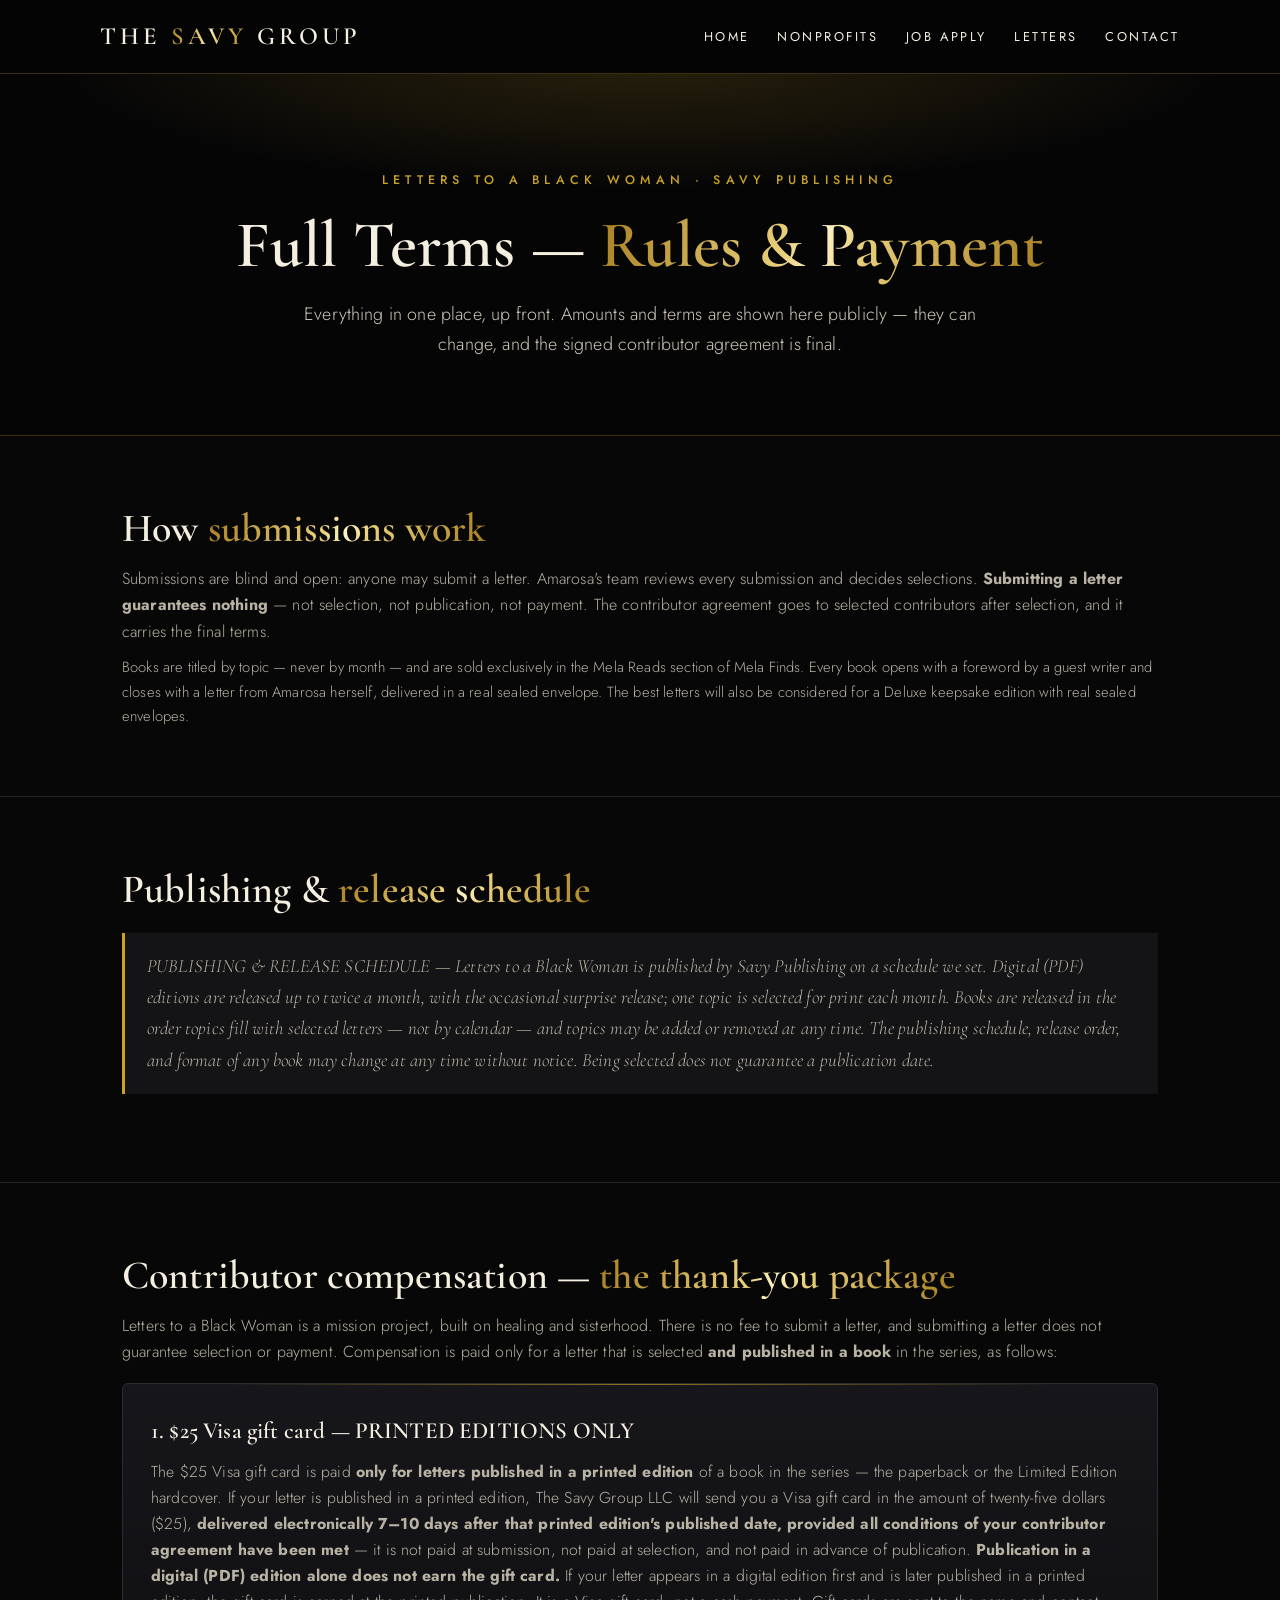
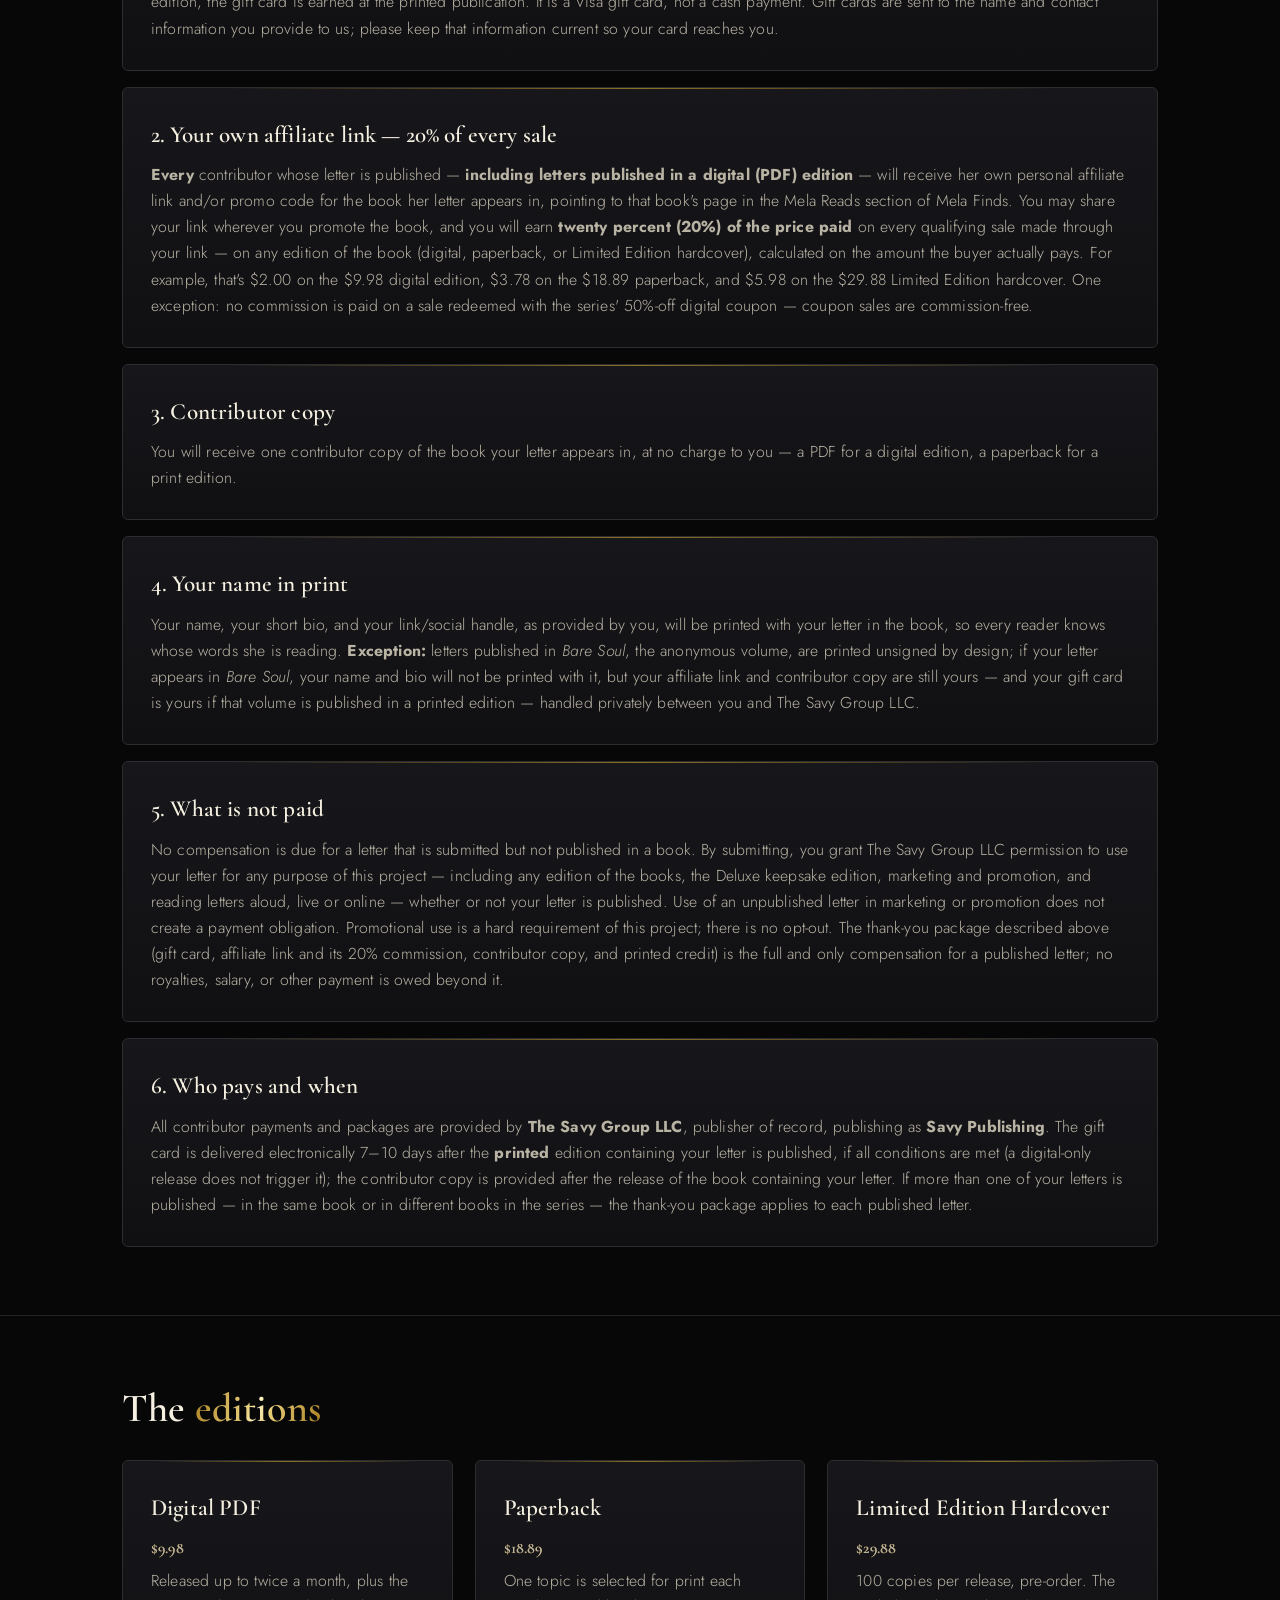
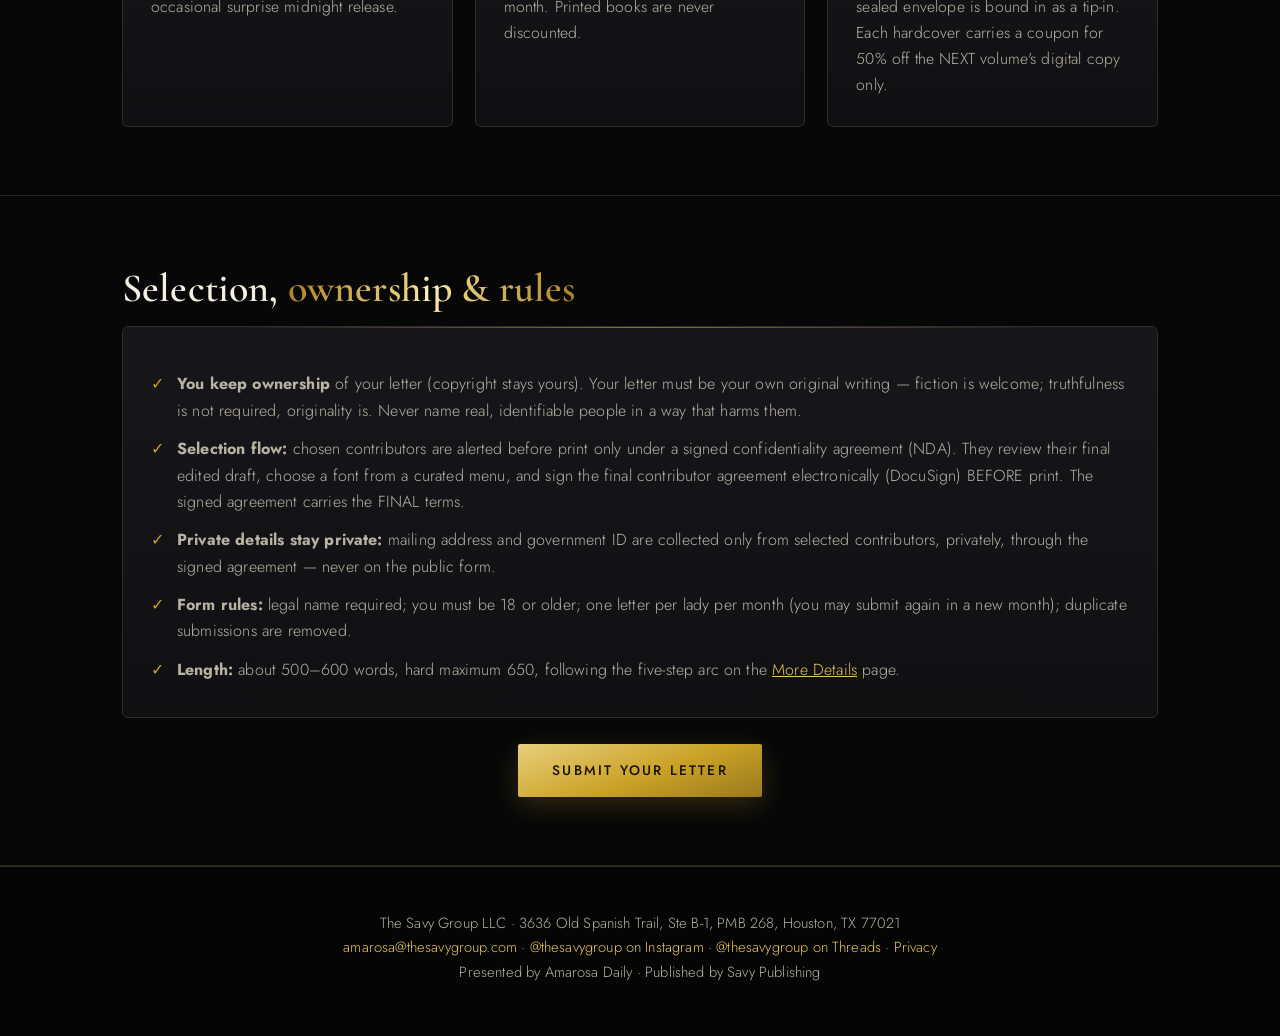
<file: letters-terms.html>
<!DOCTYPE html>
<html lang="en">
<head>
<meta charset="UTF-8">
<meta name="viewport" content="width=device-width, initial-scale=1.0">
<title>Full Terms — Rules &amp; Payment | Letters to a Black Woman</title>
<link rel="stylesheet" href="styles.css">
</head>
<body>
<header class="site">
  <div class="wrap nav">
    <a class="brand" href="index.html">THE <span>SAVY</span> GROUP</a>
    <nav class="links">
      <a href="index.html">Home</a>
      <a href="nonprofits.html">Nonprofits</a>
      <a href="job-apply.html">Job Apply</a>
      <a href="letters.html">Letters</a>
      <a href="contact.html">Contact</a>
    </nav>
  </div>
</header>

<div class="hero">
  <div class="wrap">
    <p class="kicker">Letters to a Black Woman · Savy Publishing</p>
    <h1>Full Terms — <span class="gold">Rules &amp; Payment</span></h1>
    <p class="lede">Everything in one place, up front. Amounts and terms are shown here publicly — they can change, and the signed contributor agreement is final.</p>
  </div>
</div>

<section>
  <div class="wrap">
    <h2>How <span class="gold">submissions work</span></h2>
    <p class="note" style="font-size:1rem">Submissions are blind and open: anyone may submit a letter. Amarosa's team reviews every submission and decides selections. <strong>Submitting a letter guarantees nothing</strong> — not selection, not publication, not payment. The contributor agreement goes to selected contributors after selection, and it carries the final terms.</p>
    <p class="note" style="margin-top:10px">Books are titled by topic — never by month — and are sold exclusively in the Mela Reads section of Mela Finds. Every book opens with a foreword by a guest writer and closes with a letter from Amarosa herself, delivered in a real sealed envelope. The best letters will also be considered for a Deluxe keepsake edition with real sealed envelopes.</p>
  </div>
</section>

<section>
  <div class="wrap">
    <h2>Publishing &amp; <span class="gold">release schedule</span></h2>
    <blockquote>PUBLISHING &amp; RELEASE SCHEDULE — Letters to a Black Woman is published by Savy Publishing on a schedule we set. Digital (PDF) editions are released up to twice a month, with the occasional surprise release; one topic is selected for print each month. Books are released in the order topics fill with selected letters — not by calendar — and topics may be added or removed at any time. The publishing schedule, release order, and format of any book may change at any time without notice. Being selected does not guarantee a publication date.</blockquote>
  </div>
</section>

<section>
  <div class="wrap">
    <h2>Contributor compensation — <span class="gold">the thank-you package</span></h2>
    <p class="note" style="font-size:1rem">Letters to a Black Woman is a mission project, built on healing and sisterhood. There is no fee to submit a letter, and submitting a letter does not guarantee selection or payment. Compensation is paid only for a letter that is selected <strong>and published in a book</strong> in the series, as follows:</p>
    <div class="card" style="margin-top:18px">
      <h3>1. $25 Visa gift card — PRINTED EDITIONS ONLY</h3>
      <p>The $25 Visa gift card is paid <strong>only for letters published in a printed edition</strong> of a book in the series — the paperback or the Limited Edition hardcover. If your letter is published in a printed edition, The Savy Group LLC will send you a Visa gift card in the amount of twenty-five dollars ($25), <strong>delivered electronically 7–10 days after that printed edition's published date, provided all conditions of your contributor agreement have been met</strong> — it is not paid at submission, not paid at selection, and not paid in advance of publication. <strong>Publication in a digital (PDF) edition alone does not earn the gift card.</strong> If your letter appears in a digital edition first and is later published in a printed edition, the gift card is earned at the printed publication. It is a Visa gift card, not a cash payment. Gift cards are sent to the name and contact information you provide to us; please keep that information current so your card reaches you.</p>
    </div>
    <div class="card" style="margin-top:16px">
      <h3>2. Your own affiliate link — 20% of every sale</h3>
      <p><strong>Every</strong> contributor whose letter is published — <strong>including letters published in a digital (PDF) edition</strong> — will receive her own personal affiliate link and/or promo code for the book her letter appears in, pointing to that book's page in the Mela Reads section of Mela Finds. You may share your link wherever you promote the book, and you will earn <strong>twenty percent (20%) of the price paid</strong> on every qualifying sale made through your link — on any edition of the book (digital, paperback, or Limited Edition hardcover), calculated on the amount the buyer actually pays. For example, that's $2.00 on the $9.98 digital edition, $3.78 on the $18.89 paperback, and $5.98 on the $29.88 Limited Edition hardcover. One exception: no commission is paid on a sale redeemed with the series' 50%-off digital coupon — coupon sales are commission-free.</p>
    </div>
    <div class="card" style="margin-top:16px">
      <h3>3. Contributor copy</h3>
      <p>You will receive one contributor copy of the book your letter appears in, at no charge to you — a PDF for a digital edition, a paperback for a print edition.</p>
    </div>
    <div class="card" style="margin-top:16px">
      <h3>4. Your name in print</h3>
      <p>Your name, your short bio, and your link/social handle, as provided by you, will be printed with your letter in the book, so every reader knows whose words she is reading. <strong>Exception:</strong> letters published in <em>Bare Soul</em>, the anonymous volume, are printed unsigned by design; if your letter appears in <em>Bare Soul</em>, your name and bio will not be printed with it, but your affiliate link and contributor copy are still yours — and your gift card is yours if that volume is published in a printed edition — handled privately between you and The Savy Group LLC.</p>
    </div>
    <div class="card" style="margin-top:16px">
      <h3>5. What is not paid</h3>
      <p>No compensation is due for a letter that is submitted but not published in a book. By submitting, you grant The Savy Group LLC permission to use your letter for any purpose of this project — including any edition of the books, the Deluxe keepsake edition, marketing and promotion, and reading letters aloud, live or online — whether or not your letter is published. Use of an unpublished letter in marketing or promotion does not create a payment obligation. Promotional use is a hard requirement of this project; there is no opt-out. The thank-you package described above (gift card, affiliate link and its 20% commission, contributor copy, and printed credit) is the full and only compensation for a published letter; no royalties, salary, or other payment is owed beyond it.</p>
    </div>
    <div class="card" style="margin-top:16px">
      <h3>6. Who pays and when</h3>
      <p>All contributor payments and packages are provided by <strong>The Savy Group LLC</strong>, publisher of record, publishing as <strong>Savy Publishing</strong>. The gift card is delivered electronically 7–10 days after the <strong>printed</strong> edition containing your letter is published, if all conditions are met (a digital-only release does not trigger it); the contributor copy is provided after the release of the book containing your letter. If more than one of your letters is published — in the same book or in different books in the series — the thank-you package applies to each published letter.</p>
    </div>
  </div>
</section>

<section>
  <div class="wrap">
    <h2>The <span class="gold">editions</span></h2>
    <div class="grid">
      <div class="card"><h3>Digital PDF</h3><p class="price">$9.98</p><p>Released up to twice a month, plus the occasional surprise midnight release.</p></div>
      <div class="card"><h3>Paperback</h3><p class="price">$18.89</p><p>One topic is selected for print each month. Printed books are never discounted.</p></div>
      <div class="card"><h3>Limited Edition Hardcover</h3><p class="price">$29.88</p><p>100 copies per release, pre-order. The sealed envelope is bound in as a tip-in. Each hardcover carries a coupon for 50% off the NEXT volume's digital copy only.</p></div>
    </div>
  </div>
</section>

<section>
  <div class="wrap">
    <h2>Selection, <span class="gold">ownership &amp; rules</span></h2>
    <div class="card">
      <ul class="check">
        <li><strong>You keep ownership</strong> of your letter (copyright stays yours). Your letter must be your own original writing — fiction is welcome; truthfulness is not required, originality is. Never name real, identifiable people in a way that harms them.</li>
        <li><strong>Selection flow:</strong> chosen contributors are alerted before print only under a signed confidentiality agreement (NDA). They review their final edited draft, choose a font from a curated menu, and sign the final contributor agreement electronically (DocuSign) BEFORE print. The signed agreement carries the FINAL terms.</li>
        <li><strong>Private details stay private:</strong> mailing address and government ID are collected only from selected contributors, privately, through the signed agreement — never on the public form.</li>
        <li><strong>Form rules:</strong> legal name required; you must be 18 or older; one letter per lady per month (you may submit again in a new month); duplicate submissions are removed.</li>
        <li><strong>Length:</strong> about 500–600 words, hard maximum 650, following the five-step arc on the <a href="letters-details.html">More Details</a> page.</li>
      </ul>
    </div>
    <p class="center" style="margin-top:26px"><a class="btn" href="letters.html">Submit your letter</a></p>
  </div>
</section>

<footer class="site">
  <div class="wrap">
    <p>The Savy Group LLC · 3636 Old Spanish Trail, Ste B-1, PMB 268, Houston, TX 77021</p>
    <p><a href="mailto:amarosa@thesavygroup.com">amarosa@thesavygroup.com</a> · <a href="https://instagram.com/thesavygroup">@thesavygroup on Instagram</a> · <a href="https://www.threads.net/@thesavygroup">@thesavygroup on Threads</a> · <a href="privacy.html">Privacy</a></p>
    <p>Presented by Amarosa Daily · Published by Savy Publishing</p>
  </div>
</footer>
</body>
</html>
</file>
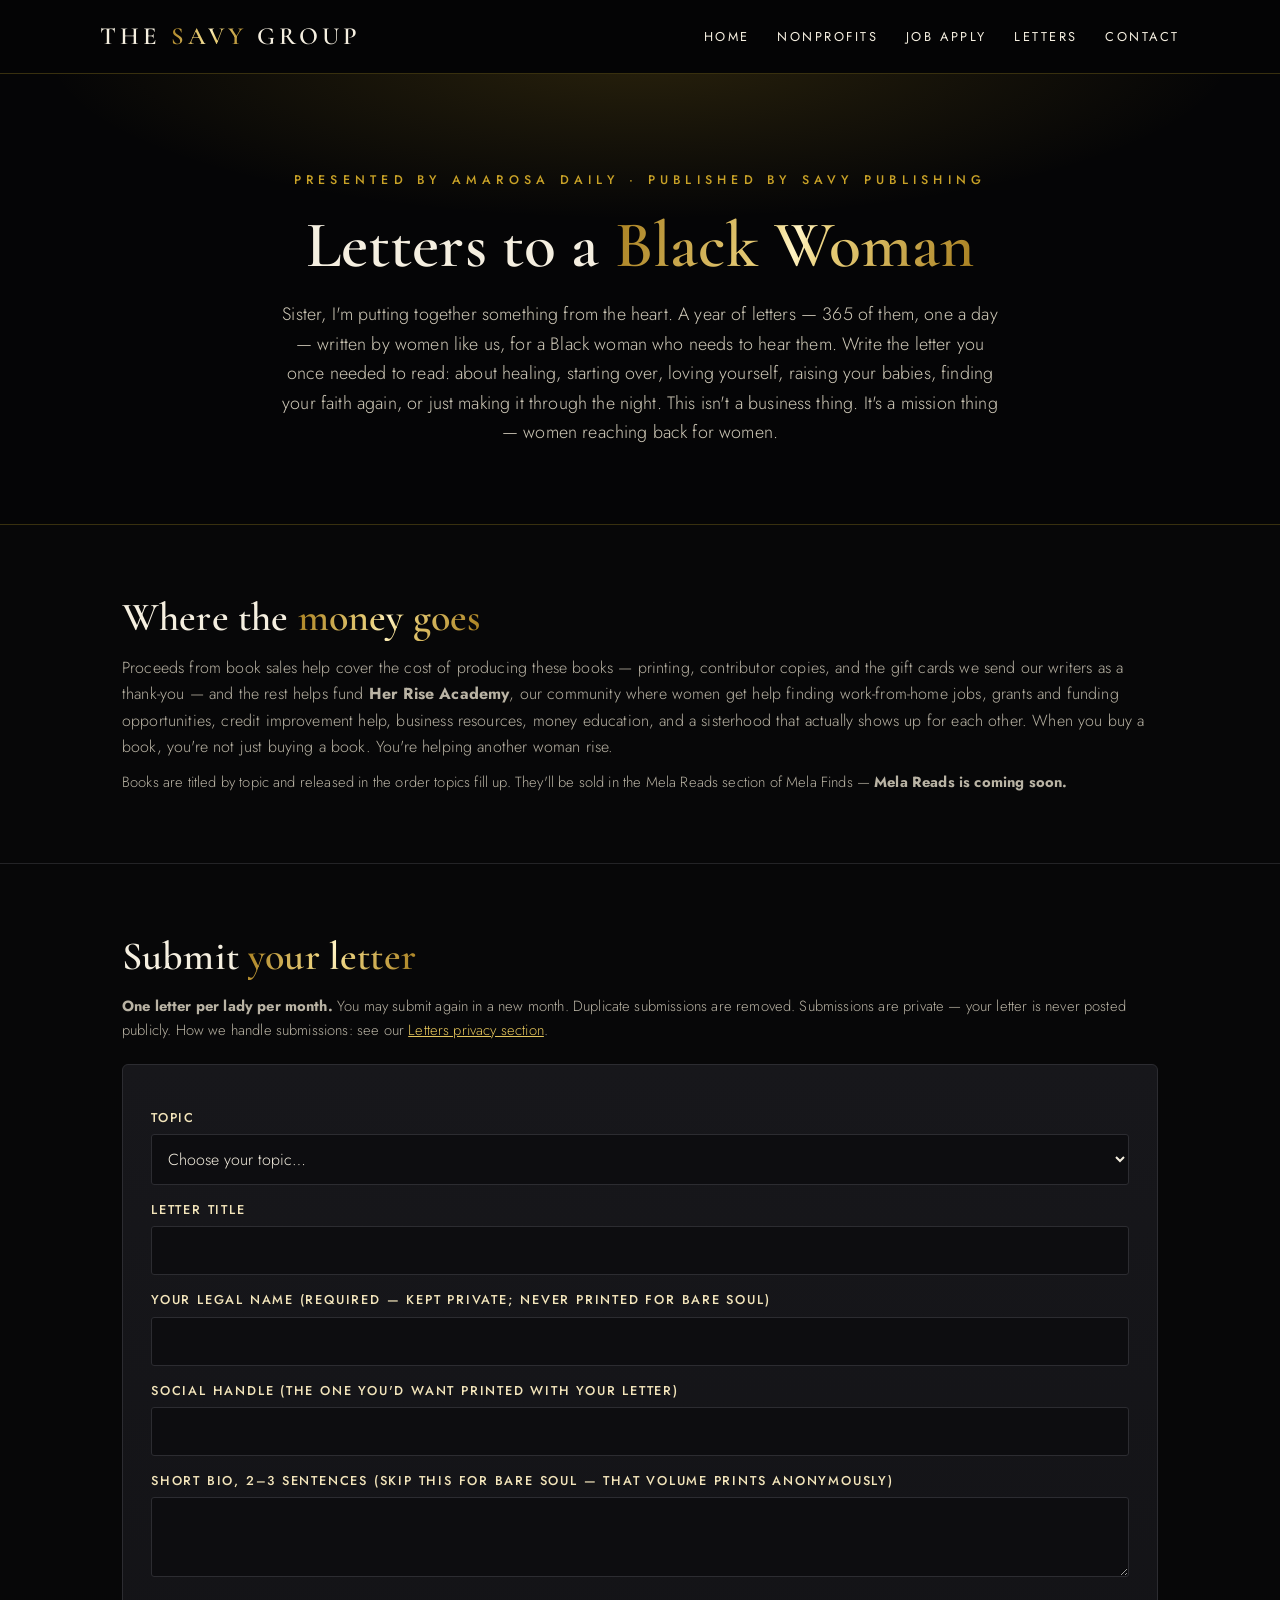
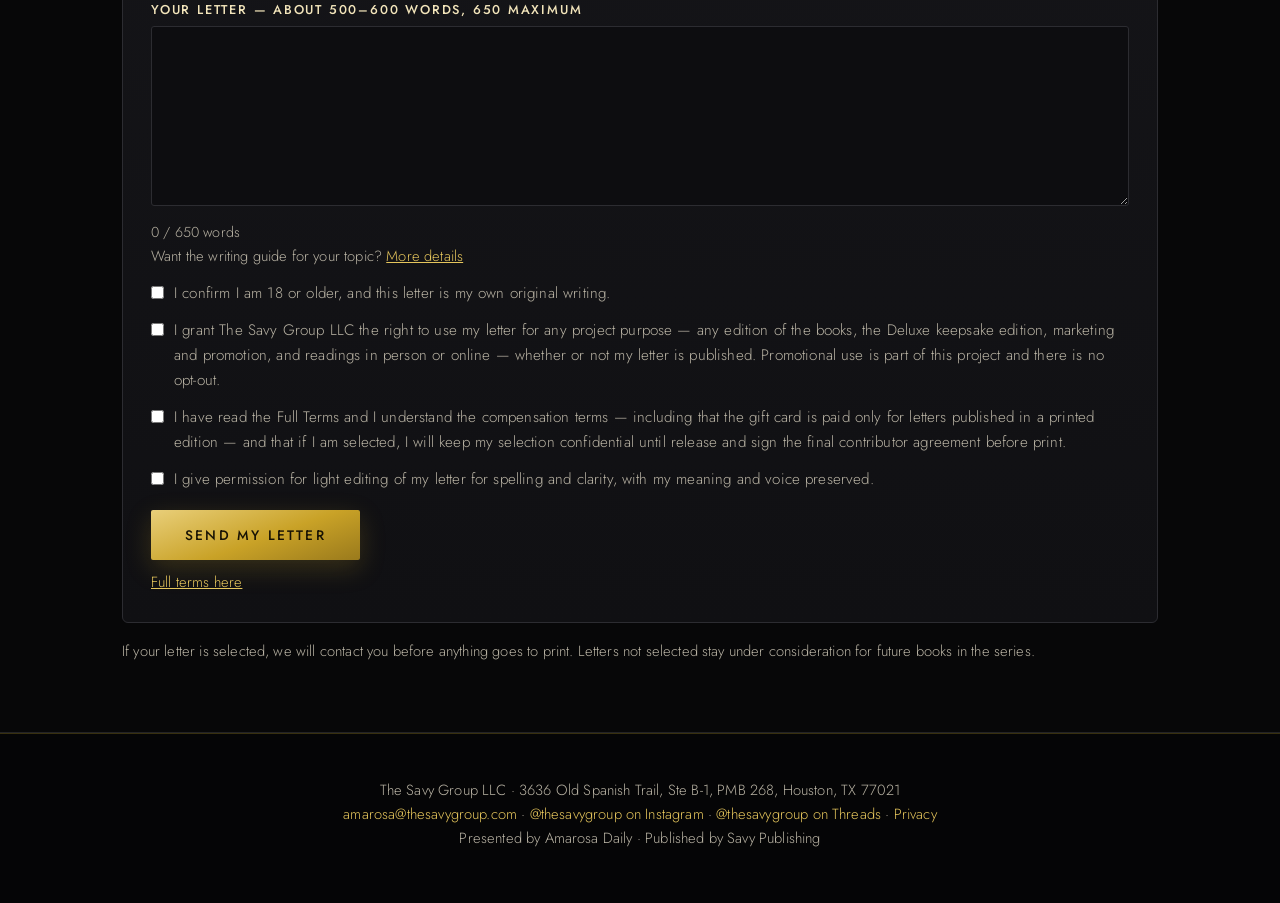
<file: letters.html>
<!DOCTYPE html>
<html lang="en">
<head>
<meta charset="UTF-8">
<meta name="viewport" content="width=device-width, initial-scale=1.0">
<title>Letters to a Black Woman — Submit Your Letter | Savy Publishing</title>
<link rel="stylesheet" href="styles.css">
</head>
<body>
<header class="site">
  <div class="wrap nav">
    <a class="brand" href="index.html">THE <span>SAVY</span> GROUP</a>
    <nav class="links">
      <a href="index.html">Home</a>
      <a href="nonprofits.html">Nonprofits</a>
      <a href="job-apply.html">Job Apply</a>
      <a href="letters.html">Letters</a>
      <a href="contact.html">Contact</a>
    </nav>
  </div>
</header>

<div class="hero">
  <div class="wrap">
    <p class="kicker">Presented by Amarosa Daily · Published by Savy Publishing</p>
    <h1>Letters to a <span class="gold">Black Woman</span></h1>
    <p class="lede">Sister, I'm putting together something from the heart. A year of letters — 365 of them, one a day — written by women like us, for a Black woman who needs to hear them. Write the letter you once needed to read: about healing, starting over, loving yourself, raising your babies, finding your faith again, or just making it through the night. This isn't a business thing. It's a mission thing — women reaching back for women.</p>
  </div>
</div>

<section>
  <div class="wrap">
    <h2>Where the <span class="gold">money goes</span></h2>
    <p class="note" style="font-size:1rem">Proceeds from book sales help cover the cost of producing these books — printing, contributor copies, and the gift cards we send our writers as a thank-you — and the rest helps fund <strong>Her Rise Academy</strong>, our community where women get help finding work-from-home jobs, grants and funding opportunities, credit improvement help, business resources, money education, and a sisterhood that actually shows up for each other. When you buy a book, you're not just buying a book. You're helping another woman rise.</p>
    <p class="note" style="margin-top:10px">Books are titled by topic and released in the order topics fill up. They'll be sold in the Mela Reads section of Mela Finds — <strong>Mela Reads is coming soon.</strong></p>
  </div>
</section>

<section>
  <div class="wrap">
    <h2>Submit <span class="gold">your letter</span></h2>
    <p class="note"><strong>One letter per lady per month.</strong> You may submit again in a new month. Duplicate submissions are removed. Submissions are private — your letter is never posted publicly. How we handle submissions: see our <a href="privacy.html#letters-submissions">Letters privacy section</a>.</p>

    <form id="letter-form" novalidate>
      <label for="lf-topic">Topic</label>
      <select id="lf-topic" required>
        <option value="">Choose your topic…</option>
        <option>Begin Again</option>
        <option>The Letter I Needed at My Lowest</option>
        <option>Healing After Heartbreak</option>
        <option>Dear Mama</option>
        <option>Single Mama Strong</option>
        <option>Faith Through the Fire</option>
        <option>Forgive Them, Free You</option>
        <option>Love Yourself Out Loud</option>
        <option>Grief &amp; Goodbye</option>
        <option>I Survived That Too</option>
        <option>Money, Hustle &amp; Getting Back Up</option>
        <option>Sisterhood</option>
        <option>To My Younger Self</option>
        <option>Letters From the Elders</option>
        <option>New Season, New Me</option>
        <option>For the Woman in Waiting</option>
        <option>Joy Is Your Birthright</option>
        <option>When Nobody Clapped</option>
        <option>Bare Soul (Anonymous)</option>
        <option>To the Woman I'm Becoming</option>
      </select>

      <label for="lf-title">Letter title</label>
      <input id="lf-title" required>

      <label for="lf-name">Your legal name (required — kept private; never printed for Bare Soul)</label>
      <input id="lf-name" required>

      <label for="lf-handle">Social handle (the one you'd want printed with your letter)</label>
      <input id="lf-handle">

      <label for="lf-bio">Short bio, 2–3 sentences (skip this for Bare Soul — that volume prints anonymously)</label>
      <textarea id="lf-bio" style="min-height:80px"></textarea>

      <label for="lf-letter">Your letter — about 500–600 words, 650 maximum</label>
      <textarea id="lf-letter" required></textarea>
      <p class="wordcount" id="lf-count">0 / 650 words</p>
      <p class="note">Want the writing guide for your topic? <a href="letters-details.html">More details</a></p>

      <div class="checkline"><input type="checkbox" id="lf-age" required><span>I confirm I am 18 or older, and this letter is my own original writing.</span></div>
      <div class="checkline"><input type="checkbox" id="lf-use" required><span>I grant The Savy Group LLC the right to use my letter for any project purpose — any edition of the books, the Deluxe keepsake edition, marketing and promotion, and readings in person or online — whether or not my letter is published. Promotional use is part of this project and there is no opt-out.</span></div>
      <div class="checkline"><input type="checkbox" id="lf-pay" required><span>I have read the Full Terms and I understand the compensation terms — including that the gift card is paid only for letters published in a printed edition — and that if I am selected, I will keep my selection confidential until release and sign the final contributor agreement before print.</span></div>
      <div class="checkline"><input type="checkbox" id="lf-edit" required><span>I give permission for light editing of my letter for spelling and clarity, with my meaning and voice preserved.</span></div>

      <p style="margin-top:18px"><button class="btn" id="lf-send" type="submit" disabled>Send my letter</button></p>
      <p class="note" style="margin-top:10px"><a href="letters-terms.html">Full terms here</a></p>
      <p class="note" id="lf-done" style="display:none;margin-top:14px"></p>
    </form>
    <p class="note" style="margin-top:16px">If your letter is selected, we will contact you before anything goes to print. Letters not selected stay under consideration for future books in the series.</p>
  </div>
</section>

<footer class="site">
  <div class="wrap">
    <p>The Savy Group LLC · 3636 Old Spanish Trail, Ste B-1, PMB 268, Houston, TX 77021</p>
    <p><a href="mailto:amarosa@thesavygroup.com">amarosa@thesavygroup.com</a> · <a href="https://instagram.com/thesavygroup">@thesavygroup on Instagram</a> · <a href="https://www.threads.net/@thesavygroup">@thesavygroup on Threads</a> · <a href="privacy.html">Privacy</a></p>
    <p>Presented by Amarosa Daily · Published by Savy Publishing</p>
  </div>
</footer>

<script>
var letterBox=document.getElementById('lf-letter'),countEl=document.getElementById('lf-count'),sendBtn=document.getElementById('lf-send');
function words(t){t=t.trim();return t?t.split(/\s+/).length:0}
function refresh(){var n=words(letterBox.value);if(n>650){countEl.textContent='Remove '+(n-650)+' word'+(n-650===1?'':'s')+' — '+n+' / 650 words';countEl.className='wordcount over';sendBtn.disabled=true}else{countEl.textContent=n+' / 650 words';countEl.className='wordcount';sendBtn.disabled=false}}
letterBox.addEventListener('input',refresh);refresh();
document.getElementById('letter-form').addEventListener('submit',function(e){
  e.preventDefault();
  var f=function(id){return document.getElementById(id).value.trim()};
  if(!f('lf-topic')||!f('lf-title')||!f('lf-name')||!f('lf-letter')){alert('Please complete the topic, title, your legal name, and your letter.');return}
  if(!document.getElementById('lf-age').checked||!document.getElementById('lf-use').checked||!document.getElementById('lf-pay').checked||!document.getElementById('lf-edit').checked){alert('Please check all four boxes so we can accept your letter.');return}
  var n=words(letterBox.value);if(n>650){alert('Your letter is over the 650-word maximum. Please trim it and send again.');return}
  var id='LETTER-'+Math.floor(10000000+Math.random()*90000000);
  var body='Submission ID: '+id+'\nTopic: '+f('lf-topic')+'\nLetter title: '+f('lf-title')+'\nLegal name: '+f('lf-name')+'\nSocial handle: '+f('lf-handle')+'\nBio: '+f('lf-bio')+'\nWords: '+n+'\nAgreement: I am 18 or older. This letter is my own original writing. I have read the Full Terms and I agree to them, including the use of my letter for project promotion.\n\n--- MY LETTER ---\n'+f('lf-letter');
  window.location.href='mailto:amarosa@thesavygroup.com?subject='+encodeURIComponent('Letters Submission — '+f('lf-topic'))+'&body='+encodeURIComponent(body);
  var done=document.getElementById('lf-done');done.style.display='block';
  done.innerHTML='Your submission ID is <strong>'+id+'</strong>. Your email app should now open with your letter addressed privately to us — just press send there to complete your submission, and keep your ID for your records.';
});
</script>
</body>
</html>
</file>
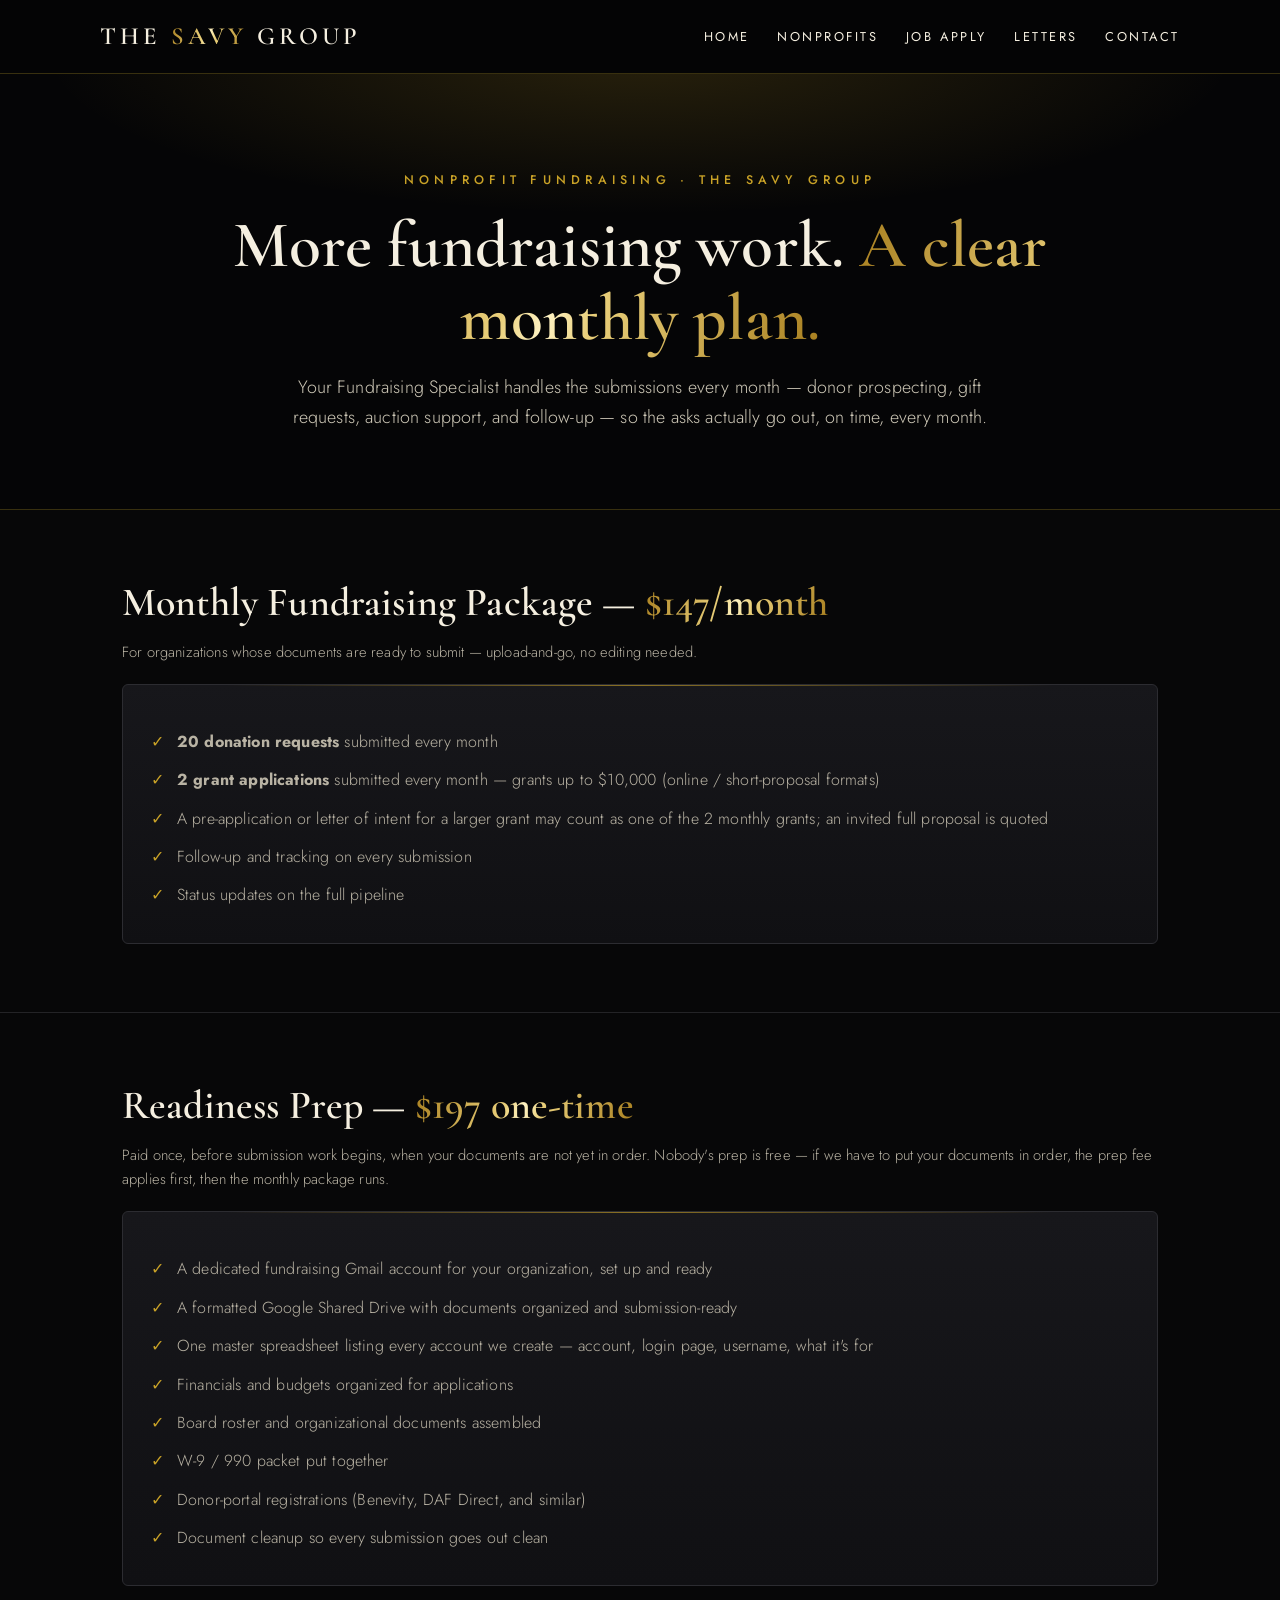
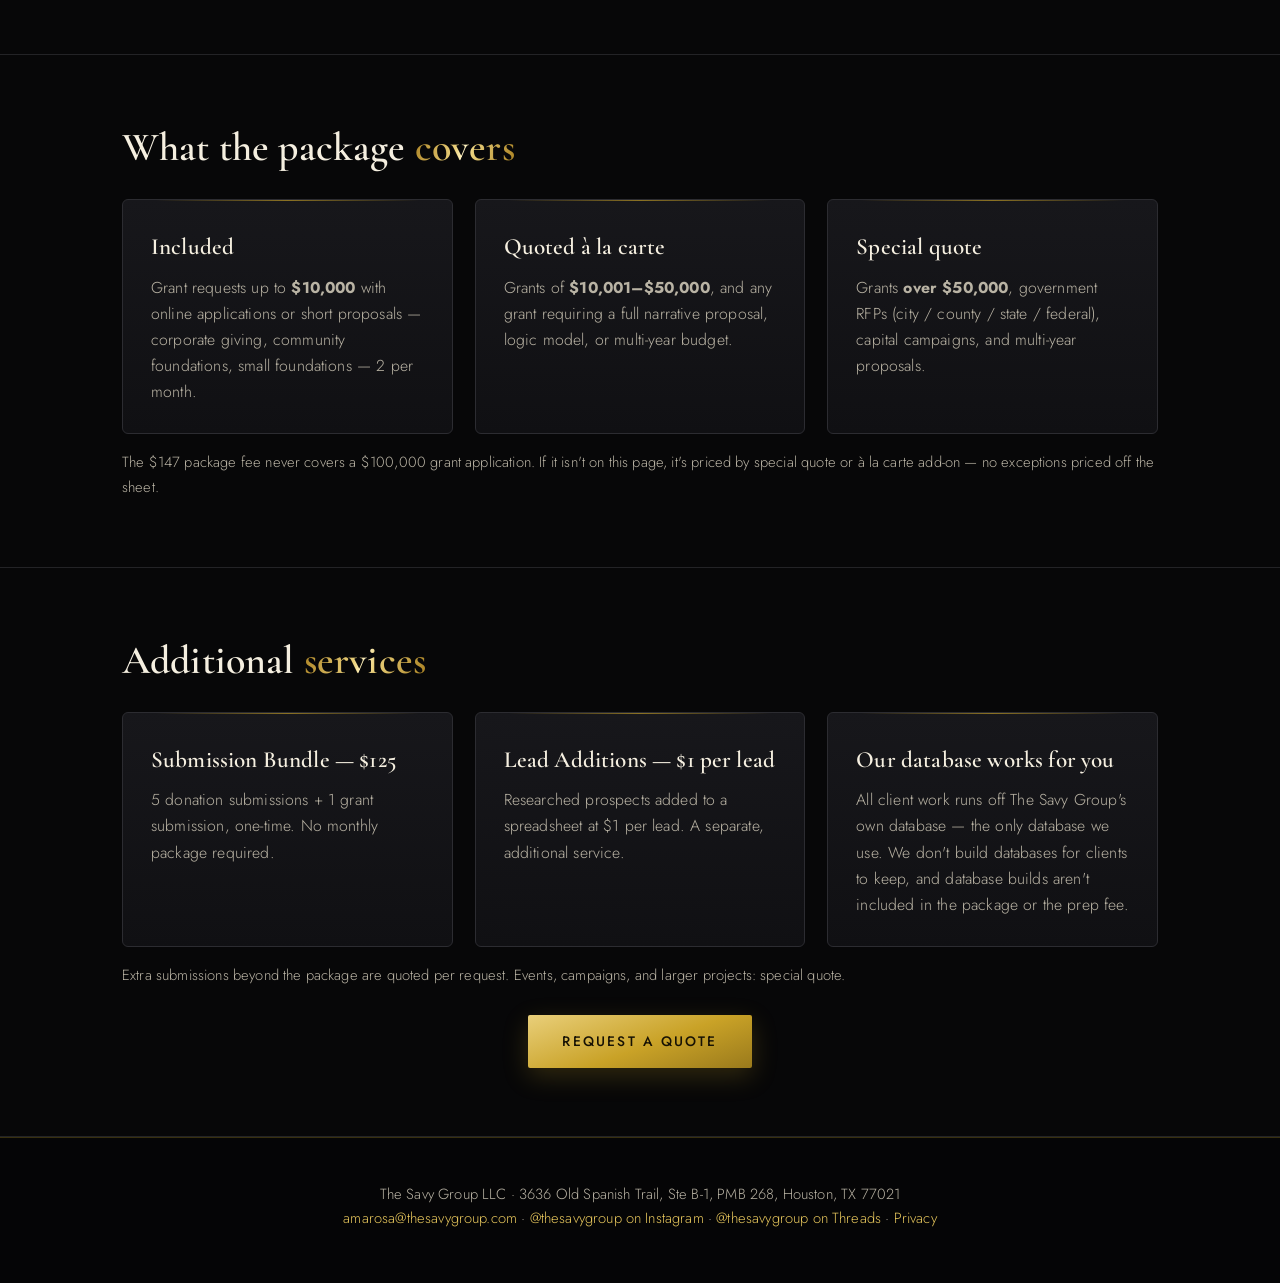
<file: nonprofits.html>
<!DOCTYPE html>
<html lang="en">
<head>
<meta charset="UTF-8">
<meta name="viewport" content="width=device-width, initial-scale=1.0">
<title>Nonprofit Fundraising Packages &amp; Pricing | The Savy Group</title>
<link rel="stylesheet" href="styles.css">
</head>
<body>
<header class="site">
  <div class="wrap nav">
    <a class="brand" href="index.html">THE <span>SAVY</span> GROUP</a>
    <nav class="links">
      <a href="index.html">Home</a>
      <a href="nonprofits.html">Nonprofits</a>
      <a href="job-apply.html">Job Apply</a>
      <a href="letters.html">Letters</a>
      <a href="contact.html">Contact</a>
    </nav>
  </div>
</header>

<div class="hero">
  <div class="wrap">
    <p class="kicker">Nonprofit Fundraising · The Savy Group</p>
    <h1>More fundraising work. <span class="gold">A clear monthly plan.</span></h1>
    <p class="lede">Your Fundraising Specialist handles the submissions every month — donor prospecting, gift requests, auction support, and follow-up — so the asks actually go out, on time, every month.</p>
  </div>
</div>

<section>
  <div class="wrap">
    <h2>Monthly Fundraising Package — <span class="gold">$147/month</span></h2>
    <p class="note">For organizations whose documents are ready to submit — upload-and-go, no editing needed.</p>
    <div class="card" style="margin-top:20px">
      <ul class="check">
        <li><strong>20 donation requests</strong> submitted every month</li>
        <li><strong>2 grant applications</strong> submitted every month — grants up to $10,000 (online / short-proposal formats)</li>
        <li>A pre-application or letter of intent for a larger grant may count as one of the 2 monthly grants; an invited full proposal is quoted</li>
        <li>Follow-up and tracking on every submission</li>
        <li>Status updates on the full pipeline</li>
      </ul>
    </div>
  </div>
</section>

<section>
  <div class="wrap">
    <h2>Readiness Prep — <span class="gold">$197 one-time</span></h2>
    <p class="note">Paid once, before submission work begins, when your documents are not yet in order. Nobody's prep is free — if we have to put your documents in order, the prep fee applies first, then the monthly package runs.</p>
    <div class="card" style="margin-top:20px">
      <ul class="check">
        <li>A dedicated fundraising Gmail account for your organization, set up and ready</li>
        <li>A formatted Google Shared Drive with documents organized and submission-ready</li>
        <li>One master spreadsheet listing every account we create — account, login page, username, what it's for</li>
        <li>Financials and budgets organized for applications</li>
        <li>Board roster and organizational documents assembled</li>
        <li>W-9 / 990 packet put together</li>
        <li>Donor-portal registrations (Benevity, DAF Direct, and similar)</li>
        <li>Document cleanup so every submission goes out clean</li>
      </ul>
    </div>
  </div>
</section>

<section>
  <div class="wrap">
    <h2>What the package <span class="gold">covers</span></h2>
    <div class="grid">
      <div class="card">
        <h3>Included</h3>
        <p>Grant requests up to <strong>$10,000</strong> with online applications or short proposals — corporate giving, community foundations, small foundations — 2 per month.</p>
      </div>
      <div class="card">
        <h3>Quoted à la carte</h3>
        <p>Grants of <strong>$10,001–$50,000</strong>, and any grant requiring a full narrative proposal, logic model, or multi-year budget.</p>
      </div>
      <div class="card">
        <h3>Special quote</h3>
        <p>Grants <strong>over $50,000</strong>, government RFPs (city / county / state / federal), capital campaigns, and multi-year proposals.</p>
      </div>
    </div>
    <p class="note" style="margin-top:16px">The $147 package fee never covers a $100,000 grant application. If it isn't on this page, it's priced by special quote or à la carte add-on — no exceptions priced off the sheet.</p>
  </div>
</section>

<section>
  <div class="wrap">
    <h2>Additional <span class="gold">services</span></h2>
    <div class="grid">
      <div class="card">
        <h3>Submission Bundle — $125</h3>
        <p>5 donation submissions + 1 grant submission, one-time. No monthly package required.</p>
      </div>
      <div class="card">
        <h3>Lead Additions — $1 per lead</h3>
        <p>Researched prospects added to a spreadsheet at $1 per lead. A separate, additional service.</p>
      </div>
      <div class="card">
        <h3>Our database works for you</h3>
        <p>All client work runs off The Savy Group's own database — the only database we use. We don't build databases for clients to keep, and database builds aren't included in the package or the prep fee.</p>
      </div>
    </div>
    <p class="note" style="margin-top:16px">Extra submissions beyond the package are quoted per request. Events, campaigns, and larger projects: special quote.</p>
    <p class="center" style="margin-top:28px"><a class="btn" href="contact.html">Request a quote</a></p>
  </div>
</section>

<footer class="site">
  <div class="wrap">
    <p>The Savy Group LLC · 3636 Old Spanish Trail, Ste B-1, PMB 268, Houston, TX 77021</p>
    <p><a href="mailto:amarosa@thesavygroup.com">amarosa@thesavygroup.com</a> · <a href="https://instagram.com/thesavygroup">@thesavygroup on Instagram</a> · <a href="https://www.threads.net/@thesavygroup">@thesavygroup on Threads</a> · <a href="privacy.html">Privacy</a></p>
  </div>
</footer>
</body>
</html>
</file>
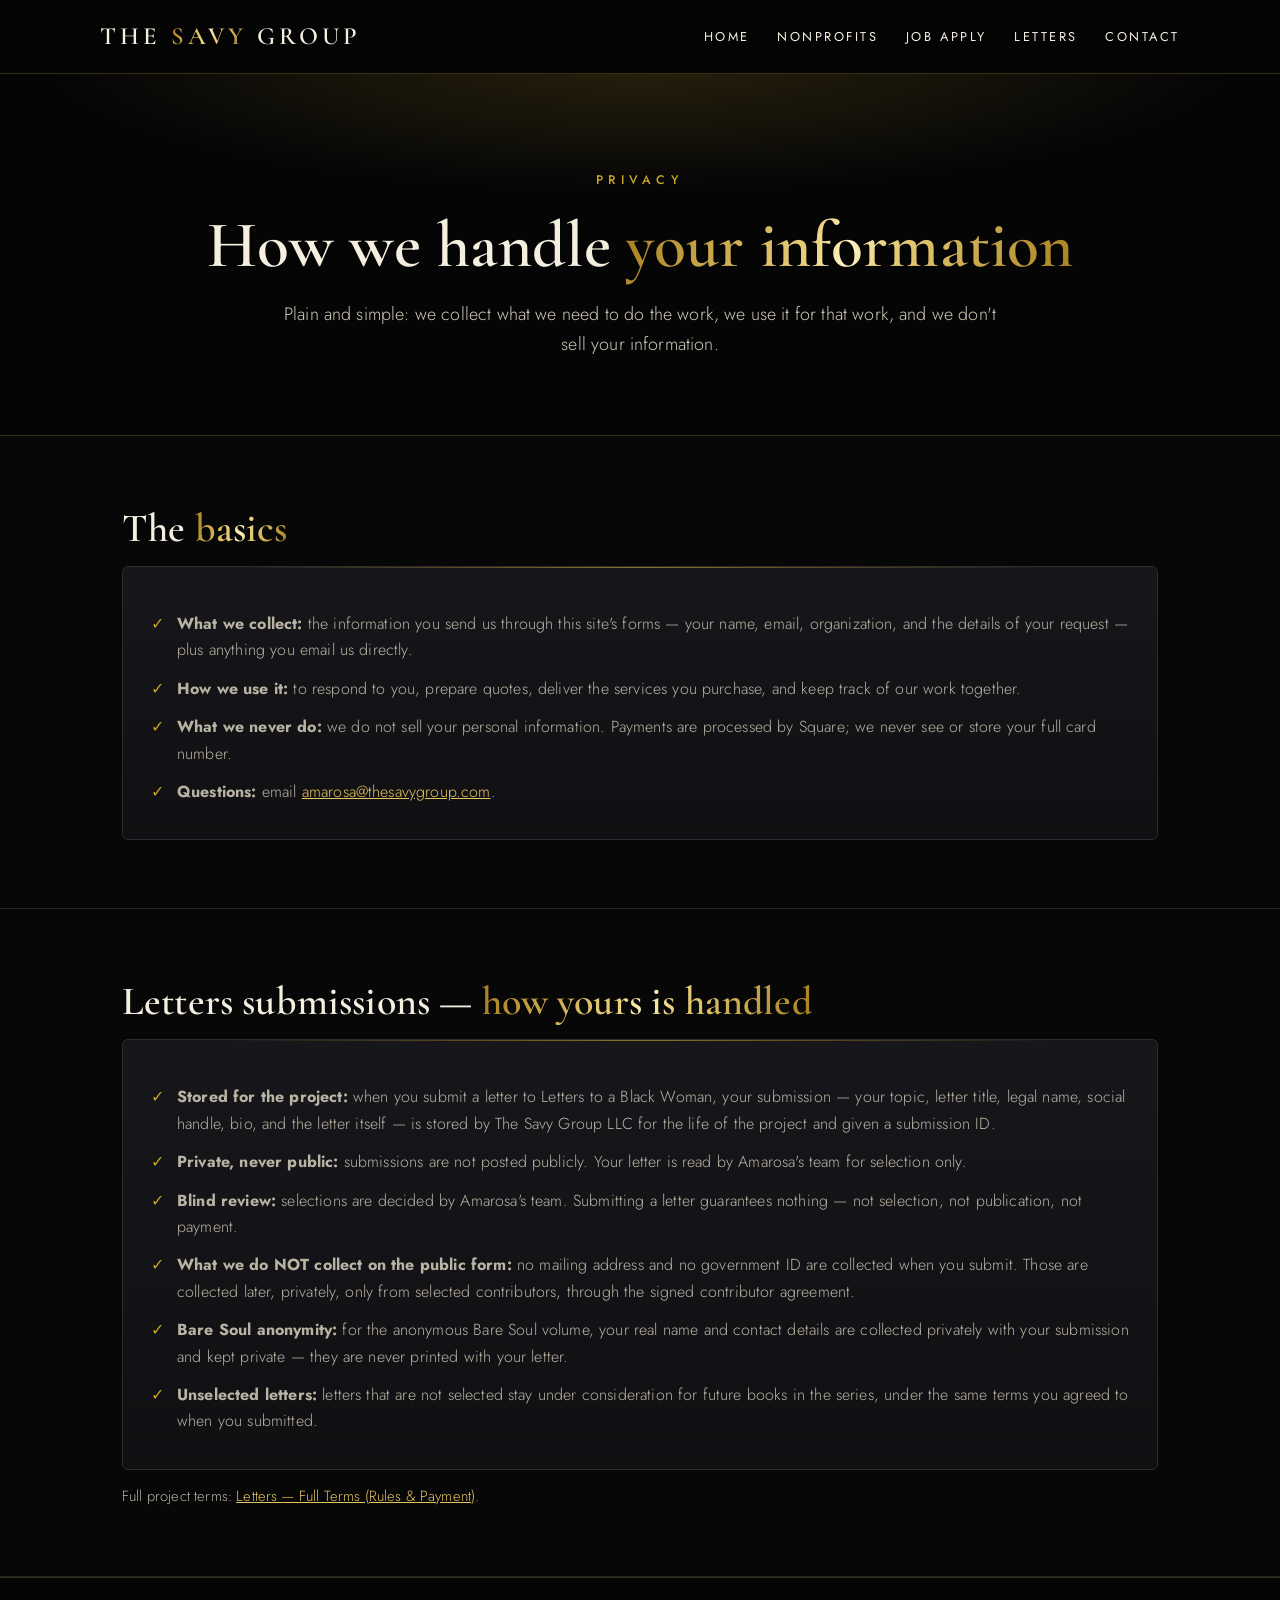
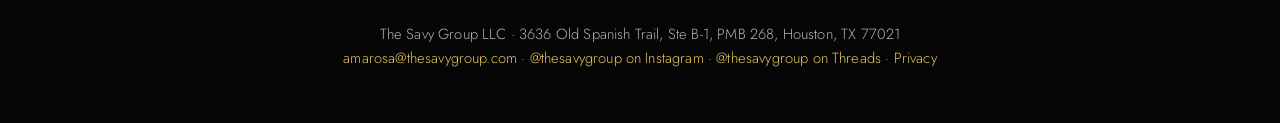
<file: privacy.html>
<!DOCTYPE html>
<html lang="en">
<head>
<meta charset="UTF-8">
<meta name="viewport" content="width=device-width, initial-scale=1.0">
<title>Privacy | The Savy Group</title>
<link rel="stylesheet" href="styles.css">
</head>
<body>
<header class="site">
  <div class="wrap nav">
    <a class="brand" href="index.html">THE <span>SAVY</span> GROUP</a>
    <nav class="links">
      <a href="index.html">Home</a>
      <a href="nonprofits.html">Nonprofits</a>
      <a href="job-apply.html">Job Apply</a>
      <a href="letters.html">Letters</a>
      <a href="contact.html">Contact</a>
    </nav>
  </div>
</header>

<div class="hero">
  <div class="wrap">
    <p class="kicker">Privacy</p>
    <h1>How we handle <span class="gold">your information</span></h1>
    <p class="lede">Plain and simple: we collect what we need to do the work, we use it for that work, and we don't sell your information.</p>
  </div>
</div>

<section>
  <div class="wrap">
    <h2>The <span class="gold">basics</span></h2>
    <div class="card">
      <ul class="check">
        <li><strong>What we collect:</strong> the information you send us through this site's forms — your name, email, organization, and the details of your request — plus anything you email us directly.</li>
        <li><strong>How we use it:</strong> to respond to you, prepare quotes, deliver the services you purchase, and keep track of our work together.</li>
        <li><strong>What we never do:</strong> we do not sell your personal information. Payments are processed by Square; we never see or store your full card number.</li>
        <li><strong>Questions:</strong> email <a href="mailto:amarosa@thesavygroup.com">amarosa@thesavygroup.com</a>.</li>
      </ul>
    </div>
  </div>
</section>

<section id="letters-submissions">
  <div class="wrap">
    <h2>Letters submissions — <span class="gold">how yours is handled</span></h2>
    <div class="card">
      <ul class="check">
        <li><strong>Stored for the project:</strong> when you submit a letter to Letters to a Black Woman, your submission — your topic, letter title, legal name, social handle, bio, and the letter itself — is stored by The Savy Group LLC for the life of the project and given a submission ID.</li>
        <li><strong>Private, never public:</strong> submissions are not posted publicly. Your letter is read by Amarosa's team for selection only.</li>
        <li><strong>Blind review:</strong> selections are decided by Amarosa's team. Submitting a letter guarantees nothing — not selection, not publication, not payment.</li>
        <li><strong>What we do NOT collect on the public form:</strong> no mailing address and no government ID are collected when you submit. Those are collected later, privately, only from selected contributors, through the signed contributor agreement.</li>
        <li><strong>Bare Soul anonymity:</strong> for the anonymous Bare Soul volume, your real name and contact details are collected privately with your submission and kept private — they are never printed with your letter.</li>
        <li><strong>Unselected letters:</strong> letters that are not selected stay under consideration for future books in the series, under the same terms you agreed to when you submitted.</li>
      </ul>
    </div>
    <p class="note" style="margin-top:14px">Full project terms: <a href="letters-terms.html">Letters — Full Terms (Rules &amp; Payment)</a>.</p>
  </div>
</section>

<footer class="site">
  <div class="wrap">
    <p>The Savy Group LLC · 3636 Old Spanish Trail, Ste B-1, PMB 268, Houston, TX 77021</p>
    <p><a href="mailto:amarosa@thesavygroup.com">amarosa@thesavygroup.com</a> · <a href="https://instagram.com/thesavygroup">@thesavygroup on Instagram</a> · <a href="https://www.threads.net/@thesavygroup">@thesavygroup on Threads</a> · <a href="privacy.html">Privacy</a></p>
  </div>
</footer>
</body>
</html>
</file>
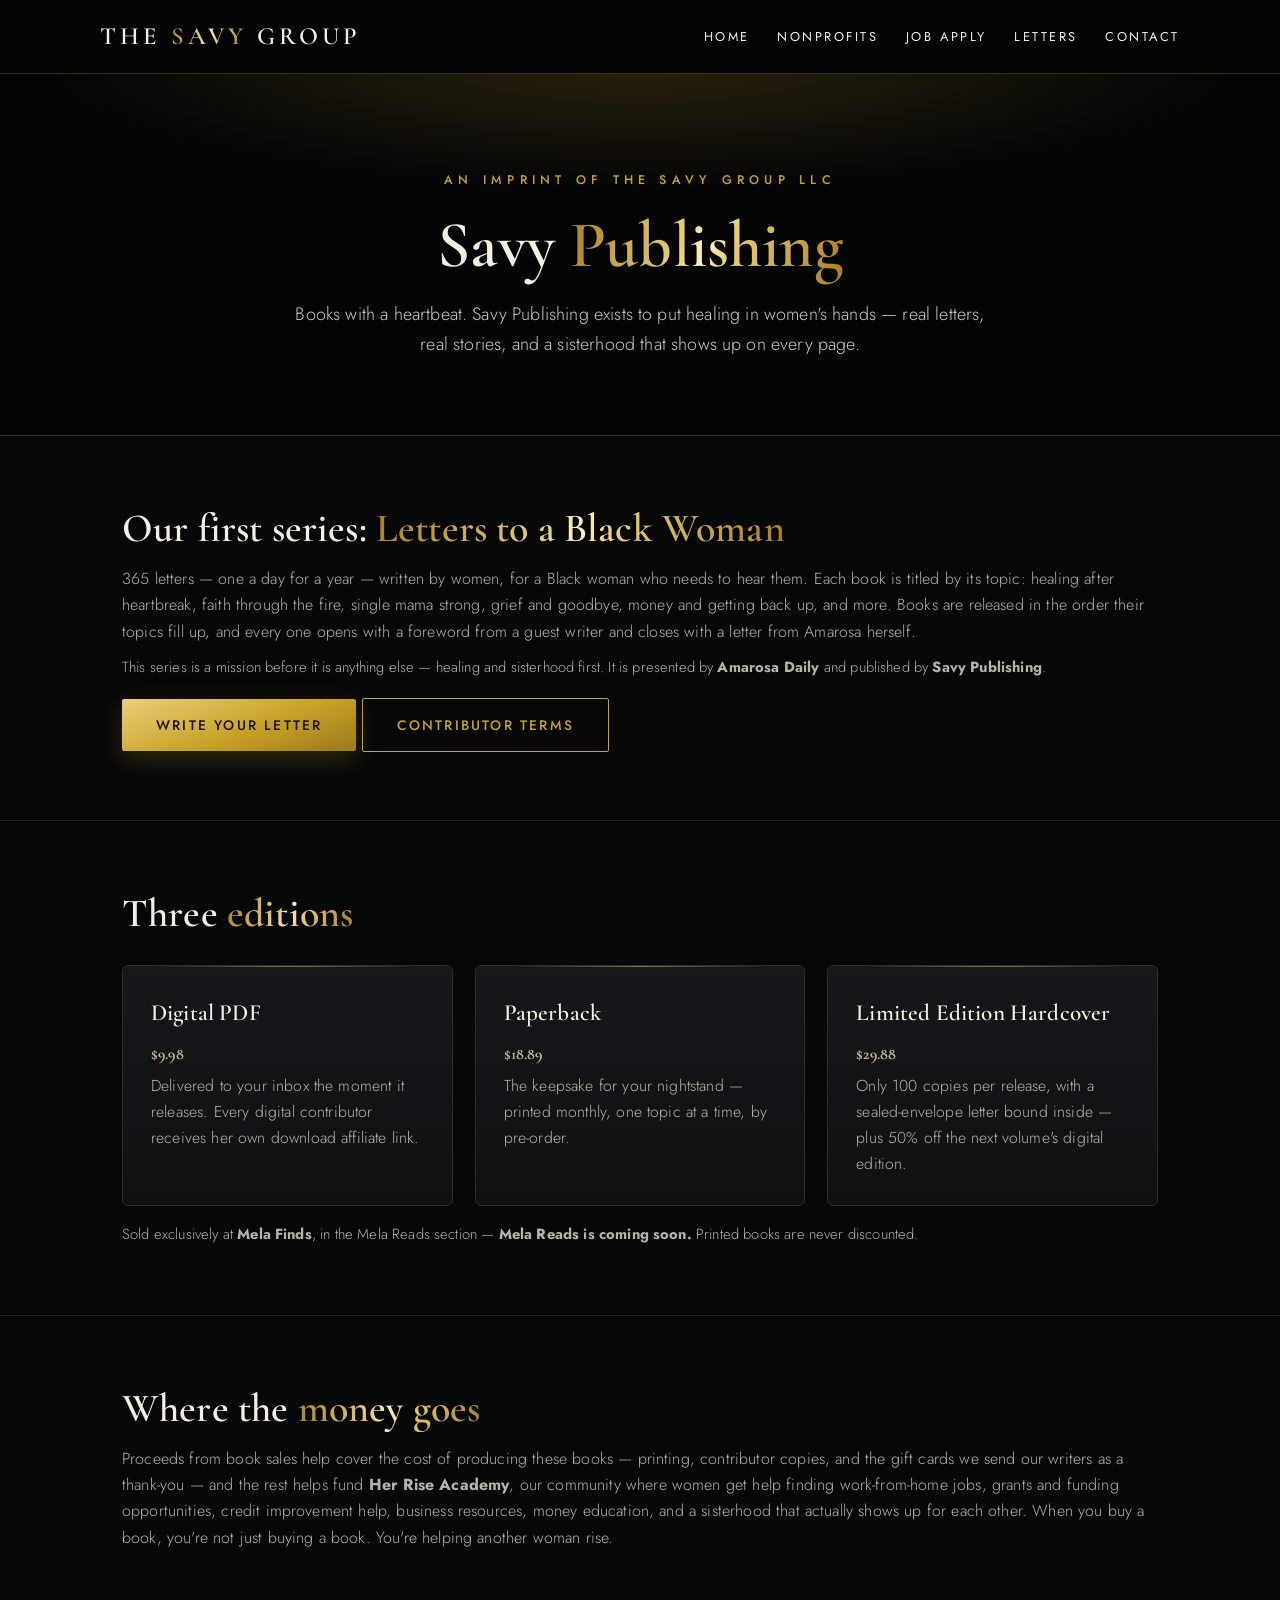
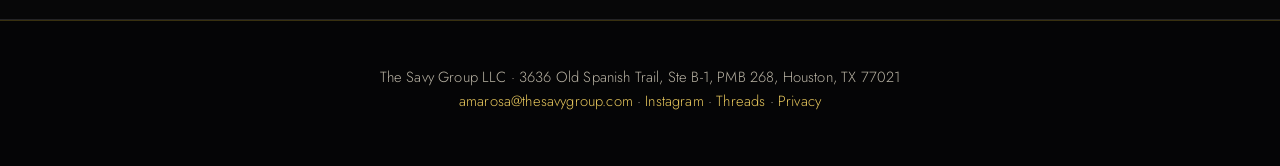
<file: savy-publishing.html>
<!DOCTYPE html>
<html lang="en">
<head>
<meta charset="UTF-8">
<meta name="viewport" content="width=device-width, initial-scale=1.0">
<title>Savy Publishing — An Imprint of The Savy Group LLC</title>
<link rel="stylesheet" href="styles.css">
</head>
<body>
<header class="site">
  <div class="wrap nav">
    <a class="brand" href="index.html">THE <span>SAVY</span> GROUP</a>
    <nav class="links">
      <a href="index.html">Home</a>
      <a href="nonprofits.html">Nonprofits</a>
      <a href="job-apply.html">Job Apply</a>
      <a href="letters.html">Letters</a>
      <a href="contact.html">Contact</a>
    </nav>
  </div>
</header>

<div class="hero">
  <div class="wrap">
    <p class="kicker">An Imprint of The Savy Group LLC</p>
    <h1>Savy <span class="gold">Publishing</span></h1>
    <p class="lede">Books with a heartbeat. Savy Publishing exists to put healing in women's hands — real letters, real stories, and a sisterhood that shows up on every page.</p>
  </div>
</div>

<section>
  <div class="wrap">
    <h2>Our first series: <span class="gold">Letters to a Black Woman</span></h2>
    <p class="note" style="font-size:1rem">365 letters — one a day for a year — written by women, for a Black woman who needs to hear them. Each book is titled by its topic: healing after heartbreak, faith through the fire, single mama strong, grief and goodbye, money and getting back up, and more. Books are released in the order their topics fill up, and every one opens with a foreword from a guest writer and closes with a letter from Amarosa herself.</p>
    <p class="note" style="margin-top:10px">This series is a mission before it is anything else — healing and sisterhood first. It is presented by <strong>Amarosa Daily</strong> and published by <strong>Savy Publishing</strong>.</p>
    <p style="margin-top:18px"><a class="btn" href="letters.html">Write Your Letter</a> <a class="btn ghost" href="letters-terms.html">Contributor Terms</a></p>
  </div>
</section>

<section>
  <div class="wrap">
    <h2>Three <span class="gold">editions</span></h2>
    <div class="grid">
      <div class="card"><h3>Digital PDF</h3><p class="price">$9.98</p><p>Delivered to your inbox the moment it releases. Every digital contributor receives her own download affiliate link.</p></div>
      <div class="card"><h3>Paperback</h3><p class="price">$18.89</p><p>The keepsake for your nightstand — printed monthly, one topic at a time, by pre-order.</p></div>
      <div class="card"><h3>Limited Edition Hardcover</h3><p class="price">$29.88</p><p>Only 100 copies per release, with a sealed-envelope letter bound inside — plus 50% off the next volume's digital edition.</p></div>
    </div>
    <p class="note" style="margin-top:16px">Sold exclusively at <strong>Mela Finds</strong>, in the Mela Reads section — <strong>Mela Reads is coming soon.</strong> Printed books are never discounted.</p>
  </div>
</section>

<section>
  <div class="wrap">
    <h2>Where the <span class="gold">money goes</span></h2>
    <p class="note" style="font-size:1rem">Proceeds from book sales help cover the cost of producing these books — printing, contributor copies, and the gift cards we send our writers as a thank-you — and the rest helps fund <strong>Her Rise Academy</strong>, our community where women get help finding work-from-home jobs, grants and funding opportunities, credit improvement help, business resources, money education, and a sisterhood that actually shows up for each other. When you buy a book, you're not just buying a book. You're helping another woman rise.</p>
  </div>
</section>

<footer class="site">
  <div class="wrap">
    <p>The Savy Group LLC · 3636 Old Spanish Trail, Ste B-1, PMB 268, Houston, TX 77021</p>
    <p><a href="mailto:amarosa@thesavygroup.com">amarosa@thesavygroup.com</a> · <a href="https://instagram.com/thesavygroup">Instagram</a> · <a href="https://www.threads.net/@thesavygroup">Threads</a> · <a href="privacy.html">Privacy</a></p>
  </div>
</footer>
</body>
</html>
</file>
<file: styles.css>
@import url('https://fonts.googleapis.com/css2?family=Cormorant+Garamond:ital,wght@0,500;0,600;0,700;1,500;1,600&family=Great+Vibes&family=Jost:wght@300;400;500;600&display=swap');
:root{
  --black:#070708; --panel:#141416; --panel2:#1a1a1e;
  --gold:#c9a227; --gold-soft:#e6c65c; --champagne:#f3e5bb; --cream:#f5efe0; --muted:#b9b3a4;
  --line:#2a2a2e;
  --gold-grad:linear-gradient(105deg,#a87f1f 0%,#e9cf7a 42%,#fff3c4 50%,#e9cf7a 58%,#a87f1f 100%);
}
*{margin:0;padding:0;box-sizing:border-box}
::selection{background:var(--gold);color:#14100a}
body{background:var(--black);color:var(--cream);font-family:'Jost',Helvetica,Arial,sans-serif;font-weight:300;line-height:1.65;letter-spacing:.01em}
a{color:var(--gold-soft)}
.wrap{max-width:1080px;margin:0 auto;padding:0 22px}
header.site{border-bottom:1px solid #38300f;background:rgba(5,5,6,.94);backdrop-filter:blur(10px);position:sticky;top:0;z-index:10}
.nav{display:flex;flex-wrap:wrap;align-items:center;justify-content:space-between;padding:16px 0;gap:12px}
.brand{font-family:'Cormorant Garamond',Georgia,serif;font-size:1.55rem;letter-spacing:.16em;color:var(--cream);text-decoration:none;font-weight:600}
.brand span{background:var(--gold-grad);-webkit-background-clip:text;background-clip:text;color:transparent}
nav.links a{color:var(--cream);text-decoration:none;margin-left:22px;font-size:.8rem;font-weight:400;letter-spacing:.2em;text-transform:uppercase}
nav.links a:hover{color:var(--gold-soft)}
.hero{padding:96px 0 76px;text-align:center;background:radial-gradient(ellipse 75% 60% at 50% -5%,rgba(201,162,39,.18),transparent 62%),#050506;border-bottom:1px solid #38300f}
.hero-logo{width:min(460px,84vw);height:auto;display:block;margin:0 auto 4px}
.ornament{display:flex;align-items:center;justify-content:center;gap:16px;margin:14px auto 20px;color:var(--gold);font-size:.8rem}
.ornament::before,.ornament::after{content:"";height:1px;width:min(110px,26vw);background:linear-gradient(90deg,transparent,var(--gold))}
.ornament::after{background:linear-gradient(90deg,var(--gold),transparent)}
.kicker{color:var(--gold);letter-spacing:.42em;font-size:.78rem;font-weight:500;text-transform:uppercase}
h1{font-family:'Cormorant Garamond',Georgia,serif;font-weight:600;font-size:clamp(2.7rem,6vw,4.1rem);line-height:1.12;margin:18px 0;color:var(--cream)}
h1 .gold,h2 .gold{background:var(--gold-grad);-webkit-background-clip:text;background-clip:text;color:transparent}
h2{font-family:'Cormorant Garamond',Georgia,serif;font-weight:600;font-size:clamp(1.9rem,3.6vw,2.5rem);line-height:1.2;margin:0 0 14px;color:var(--cream)}
h3{font-family:'Cormorant Garamond',Georgia,serif;font-weight:600;color:var(--cream);margin:0 0 8px;font-size:1.45rem}
.lede{color:#cfc9b8;max-width:720px;margin:0 auto;font-size:1.12rem;font-weight:300}
.btn{display:inline-block;background:linear-gradient(160deg,#e9cf7a 0%,#c9a227 55%,#9a7a1c 100%);color:#171204;text-decoration:none;padding:15px 34px;border-radius:2px;font-weight:500;letter-spacing:.16em;text-transform:uppercase;border:none;cursor:pointer;font-size:.86rem;font-family:'Jost',sans-serif;box-shadow:0 8px 26px rgba(201,162,39,.22);transition:transform .18s ease,box-shadow .18s ease,filter .18s ease}
.btn:hover{filter:brightness(1.07);transform:translateY(-1px);box-shadow:0 12px 30px rgba(201,162,39,.3)}
.btn.ghost{background:transparent;color:var(--gold);border:1px solid var(--gold);box-shadow:none}
.btn.ghost:hover{background:rgba(201,162,39,.08)}
.btn:disabled{background:#444;color:#999;cursor:not-allowed;box-shadow:none;transform:none}
section{padding:68px 0;border-bottom:1px solid #232326}
.grid{display:grid;grid-template-columns:repeat(auto-fit,minmax(240px,1fr));gap:22px;margin-top:28px}
.card{position:relative;background:linear-gradient(180deg,#17171b,#101013);border:1px solid #2c2c31;border-radius:6px;padding:28px;transition:transform .2s ease,border-color .2s ease,box-shadow .2s ease}
.card::before{content:"";position:absolute;top:0;left:10%;right:10%;height:1px;background:linear-gradient(90deg,transparent,rgba(201,162,39,.65),transparent)}
.card:hover{transform:translateY(-3px);border-color:rgba(201,162,39,.55);box-shadow:0 16px 36px rgba(0,0,0,.5)}
.card p{color:var(--muted);font-size:.99rem}
.price{font-family:'Cormorant Garamond',Georgia,serif;font-weight:600;font-size:2rem;background:var(--gold-grad);-webkit-background-clip:text;background-clip:text;color:transparent;margin:6px 0}
.stamp{display:inline-block;border:1px solid var(--gold);background:rgba(201,162,39,.07);color:var(--gold-soft);padding:5px 14px;border-radius:20px;font-size:.74rem;font-weight:500;letter-spacing:.22em;text-transform:uppercase;margin-bottom:16px}
ul.check{list-style:none;margin-top:10px}
ul.check li{padding:6px 0 6px 26px;position:relative;color:var(--muted)}
ul.check li::before{content:"✓";position:absolute;left:0;color:var(--gold)}
form{background:linear-gradient(180deg,#17171b,#101013);border:1px solid #2c2c31;border-radius:6px;padding:28px;margin-top:22px}
label{display:block;margin:14px 0 6px;color:var(--champagne);font-size:.8rem;font-weight:500;letter-spacing:.14em;text-transform:uppercase}
input,select,textarea{width:100%;background:#0d0d10;border:1px solid #2c2c31;border-radius:3px;color:var(--cream);padding:12px;font-family:'Jost',sans-serif;font-weight:300;font-size:1rem}
input:focus,select:focus,textarea:focus{outline:none;border-color:var(--gold);box-shadow:0 0 0 3px rgba(201,162,39,.18)}
textarea{min-height:180px}
.checkline{display:flex;gap:10px;align-items:flex-start;margin:12px 0;color:var(--muted);font-size:.95rem}
.checkline input{width:auto;margin-top:5px}
.checkline label{display:inline;margin:0;color:var(--muted);font-size:.95rem;font-weight:300;letter-spacing:0;text-transform:none}
.note{color:var(--muted);font-size:.92rem}
.center{text-align:center}
footer.site{padding:44px 0 52px;text-align:center;color:var(--muted);font-size:.92rem;border-top:1px solid #38300f;background:#050506}
footer.site a{color:var(--gold-soft);text-decoration:none}
.wordcount{font-size:.9rem;color:var(--muted);margin-top:6px}
.wordcount.over{color:#e0655f}
blockquote{background:var(--panel);border-left:3px solid var(--gold);padding:18px 22px;margin:20px 0;color:var(--muted);font-family:'Cormorant Garamond',Georgia,serif;font-style:italic;font-size:1.18rem}
.topic{margin:0 0 18px}
.topic p{color:var(--muted)}
.client-list{font-family:'Cormorant Garamond',Georgia,serif;font-size:clamp(1.25rem,2.6vw,1.55rem);font-weight:600;color:var(--cream);line-height:2.2;margin-top:10px}
.client-list .dia{color:var(--gold);font-size:.8rem;margin:0 13px;vertical-align:middle}
.hero-word{line-height:1;padding-top:6px}
.hw-the,.hw-group{font-family:'Cormorant Garamond',Georgia,serif;font-weight:600;letter-spacing:.34em;text-transform:uppercase;font-size:clamp(1rem,2.4vw,1.35rem);color:var(--cream);vertical-align:middle}
.hw-script{font-family:'Great Vibes',cursive;font-size:clamp(4.2rem,10vw,6.4rem);background:var(--gold-grad);-webkit-background-clip:text;background-clip:text;color:transparent;vertical-align:middle;padding:0 .08em}
section.cream{background:linear-gradient(180deg,#f7f1e1,#f1e8d0);color:#201d15}
section.cream h2,section.cream h3{color:#191712}
section.cream .lede,section.cream .note,section.cream p{color:#55503f}
section.cream .kicker{color:#8a6d1c}
section.cream .card{background:#fffdf4;border-color:#ddd0a8;box-shadow:0 10px 26px rgba(90,74,20,.10)}
section.cream .card p,section.cream ul.check li{color:#55503f}
section.cream .price{background:none;color:#8a6d1c}
section.cream blockquote{background:#fffdf4;color:#55503f}
.steps{display:grid;grid-template-columns:repeat(auto-fit,minmax(180px,1fr));gap:22px;margin-top:30px}
.step{text-align:center;padding:10px 8px}
.step .num{display:inline-flex;align-items:center;justify-content:center;width:54px;height:54px;border:1px solid #b08d24;border-radius:50%;font-family:'Cormorant Garamond',Georgia,serif;font-size:1.5rem;font-weight:700;color:#8a6d1c;background:#fffdf4;margin-bottom:12px}
.step h3{font-size:1.15rem;letter-spacing:.06em;text-transform:uppercase}
.step p{font-size:.95rem}
.cta-panel{border:1px solid var(--gold);outline:1px solid rgba(201,162,39,.4);outline-offset:6px;background:radial-gradient(ellipse 80% 90% at 50% 0%,rgba(201,162,39,.13),transparent 60%),#0a0a0c;padding:52px 34px;text-align:center;margin:6px auto}
.cta-panel h2{margin-bottom:10px}
.cta-panel p{max-width:640px;margin:0 auto 22px}
</file>
